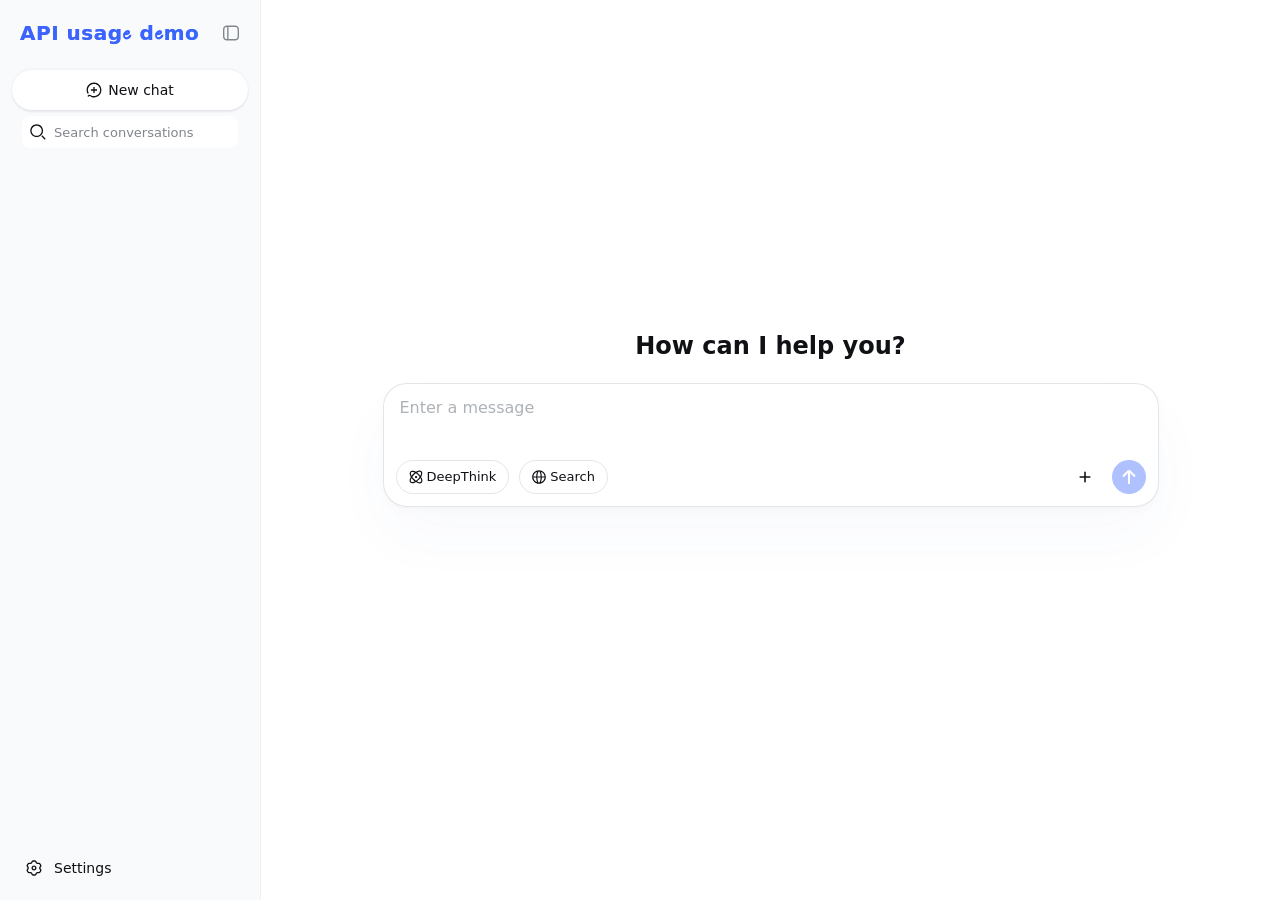
<file: client/android/app/assets/index.html>
<!doctype html><html lang="zh-CN"><head><meta charset="utf-8"><meta name="viewport" content="width=device-width,initial-scale=1"><meta name="theme-color" content="#ffffff"><link rel="icon" type="image/png" href="icon.png"><link rel="apple-touch-icon" href="icon.png"><title>SelfDeepSeek | SDS</title><meta content="0.1.1" name="application-version"><script defer src="static/js/main.cc5c7585.js"></script><link href="static/css/main.a1413ec8.css" rel="stylesheet"></head><body><div id="root"></div></body></html>
</file>
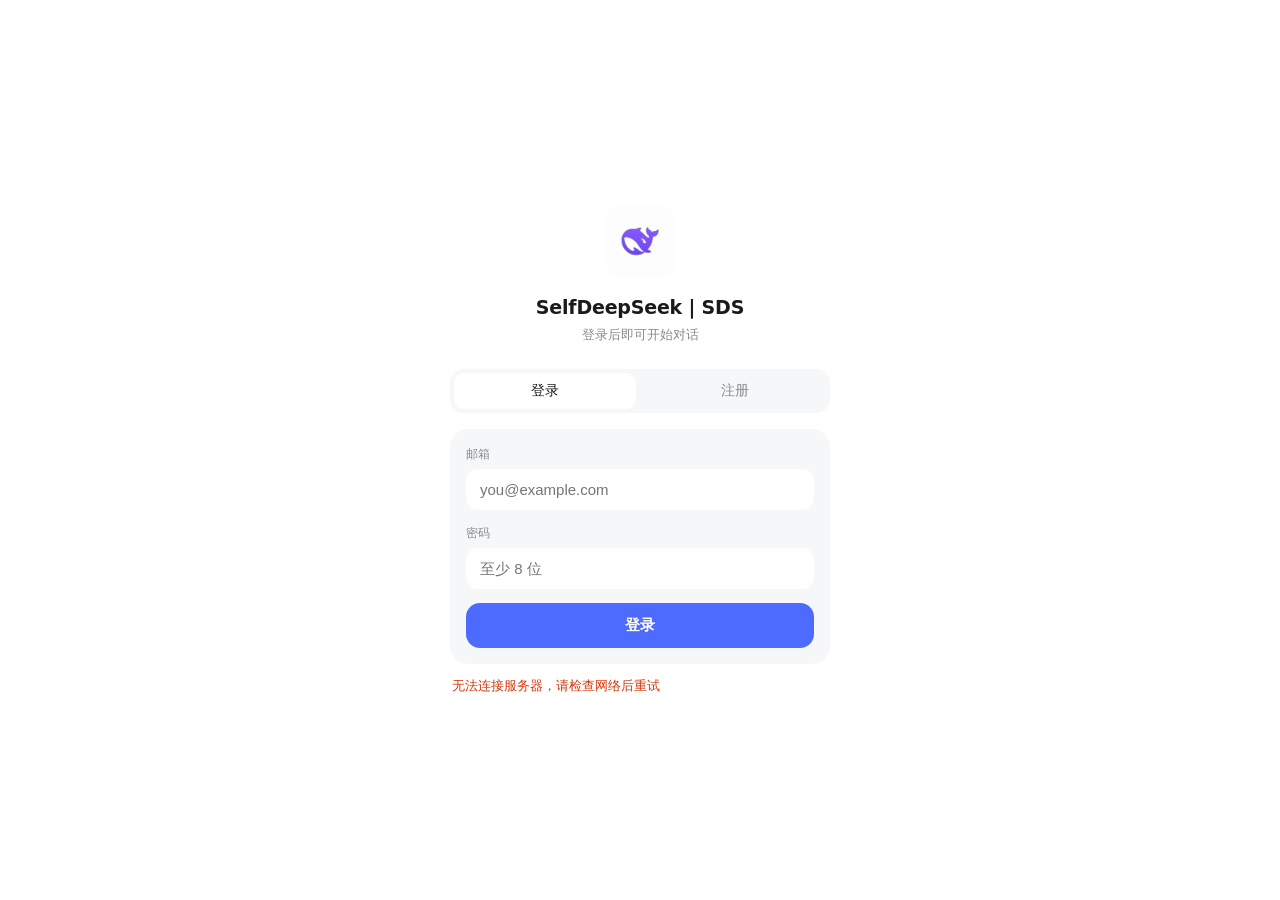
<file: client/android/app/assets/login.html>
<!doctype html>
<html lang="zh-CN">
<head>
<meta charset="utf-8">
<meta name="viewport" content="width=device-width,initial-scale=1,viewport-fit=cover">
<title>SelfDeepSeek | SDS</title>
<!-- PNG 放最前：比 ico 清晰，也避开 CDN 上 favicon.ico 的旧缓存 -->
<link rel="icon" type="image/png" sizes="32x32" href="/favicon-32x32.png">
<link rel="icon" type="image/png" sizes="16x16" href="/favicon-16x16.png">
<link rel="apple-touch-icon" sizes="180x180" href="/apple-touch-icon.png">
<link rel="icon" href="/favicon.ico">
<link rel="manifest" href="/site.webmanifest">
<meta name="theme-color" content="#4d6bfe">

<style>
  :root{
    --bg:#ffffff; --card:#f6f7f9; --text:#1a1a1a; --sub:#8a8a8e;
    --brand:#4d6bfe; --brand-weak:#eef1ff; --danger:#d4380d; --ok:#0f9d58;
  }
  @media (prefers-color-scheme: dark){
    :root{ --bg:#191a1c; --card:#232427; --text:#e9e9eb; --sub:#8a8a8e;
           --brand:#6c85ff; --brand-weak:#252a45; }
  }
  *{box-sizing:border-box}
  html,body{height:100%}
  body{
    margin:0;background:var(--bg);color:var(--text);
    font:15px/1.5 -apple-system,BlinkMacSystemFont,"PingFang SC","Noto Sans CJK SC",system-ui,sans-serif;
    display:flex;align-items:center;justify-content:center;padding:24px;
  }
  .wrap{width:100%;max-width:380px}
  .logo{display:flex;align-items:center;justify-content:center;margin:0 auto 16px}
  .logo img{width:72px;height:72px;display:block}
  h1{font-size:19px;font-weight:600;text-align:center;margin:0 0 4px;letter-spacing:-0.2px}
  .sub{color:var(--sub);text-align:center;font-size:13px;margin:0 0 24px}
  .card{background:var(--card);border-radius:18px;padding:16px}
  label{display:block;font-size:12px;color:var(--sub);margin:0 0 6px}
  input{
    width:100%;border:0;border-radius:12px;background:var(--bg);
    color:var(--text);font-size:15px;padding:12px 14px;margin:0 0 14px;
    outline:none;-webkit-appearance:none;
  }
  input:focus{box-shadow:0 0 0 2px var(--brand-weak) inset}
  .row{display:flex;gap:10px}
  .row>div{flex:1}
  button{
    width:100%;border:0;border-radius:14px;padding:13px 16px;font-size:15px;
    font-weight:600;cursor:pointer;-webkit-tap-highlight-color:transparent;
  }
  .primary{background:var(--brand);color:#fff}
  .primary:disabled{opacity:.5}
  .ghost{background:transparent;color:var(--brand);font-weight:500;font-size:13px;padding:10px}
  .msg{font-size:13px;margin:12px 2px 0;min-height:20px}
  .msg.err{color:var(--danger)}
  .msg.ok{color:var(--ok)}
  .tabs{display:flex;gap:8px;margin:0 0 16px;background:var(--card);border-radius:14px;padding:4px}
  .tabs button{background:transparent;color:var(--sub);font-weight:500;padding:9px;border-radius:11px;font-size:14px}
  .tabs button.on{background:var(--bg);color:var(--text)}
  .hide{display:none}
  .hint{color:var(--sub);font-size:12px;text-align:center;margin-top:18px;line-height:1.6}
</style>
</head>
<body>
<div class="wrap">
  <div class="logo">
    <img src="icon.png" alt="SelfDeepSeek | SDS">
  </div>
  <h1>SelfDeepSeek | SDS</h1>
  <p class="sub">登录后即可开始对话</p>

  <div class="tabs">
    <button id="tab-login" class="on">登录</button>
    <button id="tab-register">注册</button>
  </div>

  <!-- 登录 -->
  <form id="form-login" class="card">
    <label for="l-email">邮箱</label>
    <input id="l-email" type="email" inputmode="email" autocomplete="username" placeholder="you@example.com" required>
    <label for="l-pass">密码</label>
    <input id="l-pass" type="password" autocomplete="current-password" placeholder="至少 8 位" required>
    <button class="primary" type="submit">登录</button>
  </form>

  <!-- 注册 -->
  <form id="form-register" class="card hide">
    <label for="r-email">邮箱</label>
    <input id="r-email" type="email" inputmode="email" autocomplete="username" placeholder="you@example.com" required>
    <label for="r-pass">设置密码</label>
    <input id="r-pass" type="password" autocomplete="new-password" placeholder="至少 8 位" required>
    <button class="primary" id="btn-send" type="submit">发送验证码</button>
    <div id="verify-box" class="hide" style="margin-top:14px">
      <label for="r-code">邮箱验证码</label>
      <input id="r-code" type="text" inputmode="numeric" maxlength="6" placeholder="6 位数字">
      <button class="primary" id="btn-verify" type="button">验证并登录</button>
      <button class="ghost" id="btn-resend" type="button">重新发送验证码</button>
    </div>
  </form>

  <div id="msg" class="msg"></div>
</div>

<script>
(function () {
  // 部署地址：与 APK 里打包的 chat-demo 保持一致
  // 账号接口在 /auth 前缀下（对话接口在 /chat，本页不用）
  var API = 'https://api.example.com/auth';
  // 设备类型：服务端按 (用户, 设备类型) 发令牌，同类型重登会旋转掉旧令牌，
  // 所以三种壳必须各自独立：
  //   android —— 安卓壳用 127.0.0.1 本地服务加载页面
  //   harmony —— 鸿蒙壳拦截自定义 https 源 appassets.local（ArkWeb onInterceptRequest）
  //   web     —— 其余（浏览器访问 chat.example.com）
  var HOST = location.hostname;
  var DEVICE = HOST === 'appassets.local' ? 'harmony'
    : ((HOST === '127.0.0.1' || HOST === 'localhost') ? 'android' : 'web');
  var KEY = 'chat-demo:api-key';
  var $ = function (id) { return document.getElementById(id); };
  var msg = $('msg');

  function say(text, kind) {
    msg.textContent = text || '';
    msg.className = 'msg' + (kind ? ' ' + kind : '');
  }

  function post(path, body) {
    return fetch(API + path, {
      method: 'POST',
      headers: { 'Content-Type': 'application/json' },
      body: JSON.stringify(body || {})
    }).then(function (r) {
      return r.json().catch(function () { return {}; }).then(function (d) {
        if (!r.ok) throw new Error(d.error || ('HTTP ' + r.status));
        return d;
      });
    });
  }

  function store(token) {
    try { localStorage.setItem(KEY, token); } catch (e) {}
  }

  function hasToken() {
    try { return !!localStorage.getItem(KEY); } catch (e) { return false; }
  }

  // 从 TinyAuth 回调回来：login.html#token=...&email=...
  (function consumeHash() {
    var h = location.hash.replace(/^#/, '');
    if (!h) return false;
    var params = {};
    h.split('&').forEach(function (kv) {
      var i = kv.indexOf('=');
      if (i > 0) params[decodeURIComponent(kv.slice(0, i))] = decodeURIComponent(kv.slice(i + 1));
    });
    if (params.token) {
      store(params.token);
      try { history.replaceState(null, '', 'login.html'); } catch (e) {}
      location.replace('index.html');
      return true;
    }
    return false;
  })();

  // 已有令牌时先校验：服务端不认识就清掉，留在登录页
  if (hasToken()) {
    fetch(API + '/v1/auth/me', { headers: { Authorization: 'Bearer ' + localStorage.getItem(KEY) } })
      .then(function (r) {
        if (r.ok) { location.replace('index.html'); return true }
        try { localStorage.removeItem(KEY) } catch (e) {}
        say('登录已失效，请重新登录', 'err')
        return false
      })
      .catch(function () {
        say('无法连接服务器，请检查网络后重试', 'err')
      })
    return
  }


  // 切换登录 / 注册
  $('tab-login').onclick = function () {
    $('tab-login').classList.add('on'); $('tab-register').classList.remove('on');
    $('form-login').classList.remove('hide'); $('form-register').classList.add('hide');
    say('');
  };
  $('tab-register').onclick = function () {
    $('tab-register').classList.add('on'); $('tab-login').classList.remove('on');
    $('form-register').classList.remove('hide'); $('form-login').classList.add('hide');
    say('');
  };

  // 登录
  $('form-login').onsubmit = function (ev) {
    ev.preventDefault();
    var email = $('l-email').value.trim();
    var pass = $('l-pass').value;
    say('登录中…');
    post('/v1/auth/login', { email: email, password: pass, device: DEVICE }).then(function (d) {
      if (!d.token) throw new Error('服务端没有返回令牌');
      store(d.token);
      say('登录成功，正在进入…', 'ok');
      setTimeout(function () { location.replace('index.html'); }, 300);
    }).catch(function (e) { say(e.message || '登录失败', 'err'); });
  };

  // 注册：发验证码
  $('form-register').onsubmit = function (ev) {
    ev.preventDefault();
    var email = $('r-email').value.trim();
    var pass = $('r-pass').value;
    if (pass.length < 8) { say('密码至少 8 位', 'err'); return; }
    $('btn-send').disabled = true;
    say('发送中…');
    post('/v1/auth/register', { email: email, password: pass }).then(function () {
      say('验证码已发送，请查收邮箱', 'ok');
      $('verify-box').classList.remove('hide');
      $('btn-send').disabled = true;
    }).catch(function (e) {
      say(e.message || '发送失败', 'err');
      $('btn-send').disabled = false;
    });
  };

  // 校验验证码 → 拿令牌
  $('btn-verify').onclick = function () {
    var email = $('r-email').value.trim();
    var code = $('r-code').value.trim();
    if (!/^\d{6}$/.test(code)) { say('请输入 6 位验证码', 'err'); return; }
    say('验证中…');
    post('/v1/auth/verify', { email: email, code: code, device: DEVICE }).then(function (d) {
      if (!d.token) throw new Error('服务端没有返回令牌');
      store(d.token);
      say('注册成功，正在进入…', 'ok');
      setTimeout(function () { location.replace('index.html'); }, 300);
    }).catch(function (e) { say(e.message || '验证失败', 'err'); });
  };

  // 重新发送
  $('btn-resend').onclick = function () {
    var email = $('r-email').value.trim();
    say('发送中…');
    post('/v1/auth/code', { email: email }).then(function () {
      say('验证码已重新发送', 'ok');
    }).catch(function (e) { say(e.message || '发送失败', 'err'); });
  };
})();
</script>
</body>
</html>
</file>
<file: client/android/app/assets/static/css/main.a1413ec8.css>
.trigger-_94788{display:contents}.tooltip-_94788{z-index:2000;box-sizing:border-box;background-color:var(--dsw-alias-tooltip-bg);max-width:calc(100vw - 28px);color:var(--dsw-static-neutral-bluish-00);pointer-events:none;border-radius:10px;padding:4px 8px;font-size:12px;line-height:1.5;position:fixed}[data-ds-dark-theme] .tooltip-_94788{color:var(--dsw-alias-label-primary);box-shadow:0 6px 16px rgba(0,0,0,.08),0 3px 6px -4px rgba(0,0,0,.12),0 9px 28px 8px rgba(0,0,0,.05)}.button-_7c3cd{cursor:pointer;transition:background-color var(--ds-transition-duration) var(--ds-ease-in-out);background-color:transparent;border:none;border-radius:50%;outline:none;flex-shrink:0;justify-content:center;align-items:center;padding:0;font-size:16px;display:inline-flex}.button-_7c3cd:active:not(:disabled){background-color:var(--dsw-alias-interactive-bg-hover)}@media (hover:hover){.button-_7c3cd:hover:not(:disabled){background-color:var(--dsw-alias-interactive-bg-hover)}}.button-_7c3cd:focus-visible{box-shadow:0 0 0 2px var(--dsw-alias-button-primary-fill)}.button-_7c3cd:disabled{cursor:not-allowed;color:var(--dsw-alias-label-caption)}.xs-_7c3cd{width:var(--ds-control-height-xs);height:var(--ds-control-height-xs)}.m-_7c3cd{width:34px;height:34px}.xl-_7c3cd{width:var(--ds-control-height-xl);height:var(--ds-control-height-xl)}.tertiary-_7c3cd{color:var(--dsw-alias-label-tertiary)}.primary-_7c3cd{color:var(--dsw-alias-label-primary)}.logo-cc04e9{background-color:var(--dsw-alias-markdown-citation);border-radius:50%;display:inline-flex;overflow:hidden}.img-cc04e9{object-fit:cover;width:100%;height:100%}.placeholder-cc04e9{background-color:var(--dsw-alias-markdown-citation);justify-content:center;align-items:center;width:100%;height:100%;display:flex}.fallback-cc04e9{color:var(--dsw-alias-label-tertiary)}.fallback-cc04e9 svg{width:70%;height:70%}.group-cc04e9{-webkit-user-select:none;-moz-user-select:none;-ms-user-select:none;user-select:none;margin-left:6px;display:inline-flex}.thumbnail-cc04e9{width:16px;height:16px;box-shadow:0 0 0 1px var(--search-row-site-logo-color,var(--dsw-alias-bg-base)), 0 0 0 1px var(--dsw-alias-bg-base);flex-shrink:0;margin-left:-4px;transition:box-shadow .2s}.thumbnail-cc04e9:first-of-type{margin-left:0}.anchor-a38882{text-decoration:none}.card-a38882{cursor:pointer;flex-direction:column;display:flex}.meta-a38882{padding-top:var(--search-view-card-meta-padding-top,0);font:var(--search-view-card-meta-font,500 12px/17px var(--dsw-font-family));align-items:center;gap:6px;display:flex}.siteIcon-a38882{flex-shrink:0;width:18px;height:18px}.siteName-a38882{text-overflow:ellipsis;white-space:nowrap;color:var(--search-view-card-secondary-color,var(--dsw-alias-label-secondary));overflow:hidden}.divider-a38882{background-color:var(--dsw-alias-border-l3);width:1px;height:12px;margin:0 3px}.date-a38882{color:var(--search-view-card-secondary-color,var(--dsw-alias-label-secondary));flex-shrink:0;font-weight:400}.title-a38882{font:var(--search-view-card-title-font,500 16px/25px var(--dsw-font-family));color:var(--dsw-alias-label-primary);line-clamp:2;-webkit-line-clamp:2;-webkit-box-orient:vertical;margin-top:6px;display:-webkit-box;overflow:hidden}.snippet-a38882{color:var(--search-view-card-secondary-color,var(--dsw-alias-label-secondary));line-clamp:2;-webkit-line-clamp:2;-webkit-box-orient:vertical;margin-top:6px;font-size:13px;line-height:20px;display:-webkit-box;overflow:hidden}.panel-_5cf57{box-sizing:border-box;border-left:1px solid var(--dsw-alias-border-l2);width:calc(50vw - 4rem);max-width:390px;height:100%;color:var(--dsw-alias-label-primary);background:var(--dsw-alias-bg-base);flex-direction:column;flex-shrink:0;display:flex}.header-_5cf57{box-sizing:border-box;border-bottom:1px solid var(--dsw-alias-border-l2);flex-shrink:0;align-items:center;height:60px;padding:0 14px 0 20px;display:flex}.title-_5cf57{text-overflow:ellipsis;white-space:nowrap;flex:1;font-size:14px;font-weight:500;line-height:22px;overflow:hidden}.content-_5cf57{--search-view-card-meta-font:var(--dsw-font-xs-13);--search-view-card-meta-padding-top:2px;--search-view-card-secondary-color:var(--dsw-alias-label-tertiary);--search-view-card-title-font:500 14px/22px var(--dsw-font-family);scrollbar-color:var(--scroll-color) transparent;flex:1;min-height:0;padding:8px;overflow-y:auto}.item-_5cf57{transition:background-color var(--ds-transition-duration) var(--ds-ease-in-out);border-radius:12px;margin-bottom:6px;padding:12px}.item-_5cf57:hover{background:var(--dsw-alias-interactive-bg-hover)}@media not all and (min-width:768px){.panel-_5cf57{z-index:700;border-left:none;width:auto;max-width:none;position:fixed;top:0;bottom:0;left:0;right:0}}.mask-_4f2ab{z-index:1000;cursor:copy;pointer-events:none;-webkit-backdrop-filter:blur(10px);backdrop-filter:blur(10px);background-color:rgba(255,255,255,.7);justify-content:center;align-items:center;display:flex;position:fixed;top:0;bottom:0;left:0;right:0}[data-ds-dark-theme] .mask-_4f2ab{background-color:rgba(39,39,48,.7)}.wrap-_4f2ab{box-sizing:border-box;width:100%;color:var(--dsw-alias-label-primary);text-align:center;flex-direction:column;align-items:center;margin-top:-3%;padding:0 40px;display:flex}.title-_4f2ab{margin-top:16px;font-size:20px;line-height:28px}.desc-_4f2ab{color:var(--dsw-alias-label-tertiary);margin-top:16px;font-size:14px;line-height:22px}.card-_282ec{box-sizing:border-box;border:1px solid var(--dsw-alias-border-l2);background-color:var(--dsw-specific-input-major);cursor:default;border-radius:16px;flex-shrink:0;align-items:center;width:240px;min-height:64px;padding:0 12px 0 14px;transition:background-color .2s ease-in-out;display:flex;position:relative}.card-_282ec>a{position:absolute;top:0;bottom:0;left:0;right:0}.card-_282ec:hover .remove-_282ec{opacity:1}.clickable-_282ec{cursor:pointer}.clickable-_282ec:hover{background-color:var(--dsw-alias-interactive-bg-hover)}.editable-_282ec{padding-right:24px}.failed-_282ec{border-color:var(--dsw-alias-state-error-primary)}.failed-_282ec .subCaption-_282ec{color:var(--dsw-alias-state-error-primary)}.icon-_282ec{width:28px;height:28px;color:var(--dsw-alias-label-tertiary);flex-shrink:0;justify-content:center;align-items:center;margin-right:10px;display:flex}.retry-_282ec svg{width:18px;height:18px;color:var(--dsw-alias-label-secondary)}.spinner-_282ec{box-sizing:border-box;border:2px solid var(--dsw-alias-border-l2);border-top-color:var(--dsw-alias-label-tertiary);border-radius:50%;width:16px;height:16px;animation:.8s linear infinite spin-_282ec}@keyframes spin-_282ec{to{transform:rotate(360deg)}}.content-_282ec{-webkit-user-select:none;-moz-user-select:none;-ms-user-select:none;user-select:none;flex:1;min-width:0;padding:10px 0}.caption-_282ec{white-space:nowrap;text-overflow:ellipsis;color:var(--dsw-alias-label-primary);font-size:14px;font-weight:400;line-height:22px;overflow:hidden}.subCaption-_282ec{white-space:nowrap;text-overflow:ellipsis;color:var(--dsw-alias-label-tertiary);font-size:12px;line-height:18px;overflow:hidden}.remove-_282ec{width:18px;height:18px;color:var(--dsw-alias-label-primary-inverted);background-color:var(--dsw-alias-button-contrast-fill);cursor:pointer;opacity:0;border:none;border-radius:50%;justify-content:center;align-items:center;padding:0;transition:opacity .2s ease-in-out;display:flex;position:absolute;top:4px;right:4px}.invalidRemove-_282ec{opacity:1;color:var(--dsw-alias-label-primary-foreground);background-color:var(--dsw-alias-state-error-primary)}.wrapper-ed6f47{--line-height:24px;--input-padding-top:12px;box-sizing:border-box;cursor:text;width:100%;font-size:16px;line-height:var(--line-height);border:1px solid var(--dsw-alias-border-l2-darkmode-thin);background:var(--dsw-specific-input-major);border-radius:24px;flex-direction:column;display:flex;overflow:hidden}.session-ed6f47{box-shadow:0 4px 10px rgba(0,0,0,.02),0 2px 4px rgba(0,0,0,.04)}.home-ed6f47{box-shadow:0 4px 12px rgba(0,0,0,.02),0 2px 2px rgba(72,104,178,.01),0 30px 60px rgba(72,104,178,.03)}[data-ds-dark-theme] .home-ed6f47{box-shadow:none}.attachments-ed6f47{cursor:default;align-items:flex-end;gap:10px;padding:12px 12px 0;display:flex;overflow-x:auto}.attachment-ed6f47{box-sizing:border-box;border:1px solid var(--dsw-alias-border-l2);background-color:var(--dsw-alias-bg-skeleton);border-radius:16px;flex-shrink:0;width:64px;height:64px;position:relative;overflow:hidden}.attachment-ed6f47 img{object-fit:cover;width:100%;height:100%;display:block}.attachment-ed6f47:hover .remove-ed6f47{opacity:1}.uploading-ed6f47{background-color:rgba(0,0,0,.3);position:absolute;top:0;bottom:0;left:0;right:0}.uploading-ed6f47:after{content:"";border:2px solid rgba(255,255,255,.4);border-top-color:#fff;border-radius:50%;width:16px;height:16px;margin:-10px 0 0 -10px;animation:.8s linear infinite spin-ed6f47;position:absolute;top:50%;left:50%}@keyframes spin-ed6f47{to{transform:rotate(360deg)}}.attachmentFailed-ed6f47{border-color:var(--dsw-alias-state-error-primary)}.failed-ed6f47{cursor:pointer;color:var(--dsw-static-neutral-bluish-00);background-color:rgba(0,0,0,.48);border:none;flex-direction:column;justify-content:center;align-items:center;padding:0 3px;display:flex;position:absolute;top:0;bottom:0;left:0;right:0}.failed-ed6f47 svg{width:18px;height:18px}.failedStatic-ed6f47{cursor:default;background-color:rgba(0,0,0,.24);justify-content:flex-end;padding-bottom:7px}.failedReason-ed6f47{text-align:center;word-break:break-word;-webkit-line-clamp:2;-webkit-box-orient:vertical;max-width:100%;margin-top:2px;font-size:11px;font-weight:500;line-height:14px;display:-webkit-box;overflow:hidden}.remove-ed6f47{z-index:1;width:18px;height:18px;color:var(--dsw-alias-label-primary-inverted);background-color:var(--dsw-alias-button-contrast-fill);-webkit-filter:drop-shadow(0 0 .5px rgba(0,0,0,.2));filter:drop-shadow(0 0 .5px rgba(0,0,0,.2));cursor:pointer;opacity:0;transition:opacity var(--ds-transition-duration) var(--ds-ease-in-out);border:none;border-radius:50%;justify-content:center;align-items:center;padding:0;display:flex;position:absolute;top:4px;right:4px}.invalidRemove-ed6f47{opacity:1;color:var(--dsw-alias-label-primary-foreground);background-color:var(--dsw-alias-state-error-primary)}.textareaWrapper-ed6f47{width:100%;position:relative}.textarea-ed6f47,.mirror-ed6f47{box-sizing:border-box;width:100%;min-height:calc(var(--line-height) * 2 + var(--input-padding-top));padding:var(--input-padding-top) 12px 0 16px;font:inherit;line-height:inherit;font-variant-ligatures:no-contextual;word-break:break-word;white-space:pre-wrap;border:none;margin:0;display:block;overflow:auto}.textarea-ed6f47{resize:none;overscroll-behavior:contain;height:100%;color:var(--dsw-alias-label-primary);caret-color:var(--dsw-alias-brand-text);background-color:transparent;outline:none;position:absolute}.textarea-ed6f47::-webkit-input-placeholder{color:var(--dsw-alias-label-caption);-webkit-user-select:none;-moz-user-select:none;-ms-user-select:none;user-select:none}.textarea-ed6f47::-ms-input-placeholder{color:var(--dsw-alias-label-caption);-webkit-user-select:none;-moz-user-select:none;-ms-user-select:none;user-select:none}.textarea-ed6f47::placeholder{color:var(--dsw-alias-label-caption);-webkit-user-select:none;-moz-user-select:none;-ms-user-select:none;user-select:none}@media not all and (min-width:440px){.textarea-ed6f47,.mirror-ed6f47{min-height:calc(var(--line-height) * 1.25 + var(--input-padding-top))}}.mirror-ed6f47{visibility:hidden;pointer-events:none;max-height:336px}@media not all and (min-width:768px){.wrapper-ed6f47{max-height:calc(var(--app-viewport-height,100dvh) - 120px);flex-shrink:0}.textareaWrapper-ed6f47{min-height:0}.attachments-ed6f47,.functionRow-ed6f47{flex-shrink:0}}.functionRow-ed6f47{align-items:center;gap:8px;margin-top:4px;padding:12px;display:flex}.toggles-ed6f47{flex:1;align-items:center;gap:10px;min-width:0;display:flex}.collapsedToggles-ed6f47 .toggleLabel-ed6f47{display:none}.toggle-ed6f47{border:1px solid var(--dsw-alias-border-l2);height:34px;color:var(--dsw-alias-label-primary);font:inherit;white-space:nowrap;cursor:pointer;-webkit-user-select:none;-moz-user-select:none;-ms-user-select:none;user-select:none;background-color:transparent;border-radius:18px;flex-shrink:0;justify-content:center;align-items:center;gap:4px;padding:0 12px;font-size:13px;font-weight:500;line-height:20px;transition-property:border,background;transition-duration:.2s;display:inline-flex}.toggle-ed6f47:hover:not(:disabled){background-color:var(--dsw-alias-interactive-bg-hover)}.toggle-ed6f47:disabled{opacity:.4;cursor:not-allowed}.toggle-ed6f47.selected-ed6f47{background-color:var(--dsw-alias-button-ghost-active-fill);color:var(--dsw-alias-brand-text);border-color:var(--dsw-alias-button-ghost-active-border)}.toggle-ed6f47.selected-ed6f47:hover{background-color:var(--dsw-alias-button-ghost-active-hover)}.right-ed6f47{flex-shrink:0;align-items:center;gap:4px;margin-left:auto;display:flex}.sendButton-ed6f47{background:var(--dsw-alias-button-primary-fill);width:34px;height:34px;color:var(--dsw-static-neutral-bluish-00);cursor:pointer;border:none;border-radius:50%;flex-shrink:0;justify-content:center;align-items:center;margin-left:6px;padding:0;transition:background .2s;display:flex}.sendButton-ed6f47:not(.disabled-ed6f47):hover{background:var(--dsw-alias-button-primary-hover)}.sendButton-ed6f47.disabled-ed6f47{opacity:.4;cursor:not-allowed}.progressRing-ed6f47{background-color:rgba(0,0,0,.35);align-items:center;justify-items:center;display:grid;position:absolute;top:0;bottom:0;left:0;right:0}.progressRing-ed6f47:before{content:"";background:conic-gradient(#fff calc(var(--p,0) * 1%), rgba(255,255,255,.3) calc(var(--p,0) * 1%));border-radius:50%;width:30px;height:30px;position:absolute;-webkit-mask:radial-gradient(farthest-side,transparent calc(100% - 3px),#000 calc(100% - 2px));mask:radial-gradient(farthest-side,transparent calc(100% - 3px),#000 calc(100% - 2px))}.progressText-ed6f47{color:#fff;font-size:9px;font-weight:600;line-height:1;position:relative}.button-_074b8{box-sizing:border-box;min-width:72px;font:inherit;cursor:pointer;white-space:nowrap;-webkit-user-select:none;-moz-user-select:none;-ms-user-select:none;user-select:none;transition:background-color var(--ds-transition-duration) var(--ds-ease-in-out), opacity var(--ds-transition-duration) var(--ds-ease-in-out);border:1px solid transparent;border-radius:4096px;outline:none;justify-content:center;align-items:center;padding:0 14px;font-size:14px;font-weight:500;line-height:22px;display:inline-flex}.button-_074b8:focus-visible{box-shadow:0 0 0 2px var(--dsw-alias-button-primary-fill)}.button-_074b8:disabled{opacity:.45;cursor:not-allowed}.l-_074b8{height:var(--ds-control-height-l)}.m-_074b8{height:var(--ds-control-height-m);gap:4px}.m-_074b8 svg{width:14px;height:14px}.s-_074b8{height:var(--ds-control-height-s);min-width:58px}.block-_074b8{width:100%}.primary-_074b8{color:var(--dsw-alias-label-primary-foreground);background-color:var(--dsw-alias-button-primary-fill)}.primary-_074b8:hover:not(:disabled){background-color:var(--dsw-alias-button-primary-hover)}.outlined-_074b8{color:var(--dsw-alias-label-primary);border-color:var(--dsw-alias-border-l2);background-color:transparent;font-weight:400}.outlined-_074b8:hover:not(:disabled){background-color:var(--dsw-alias-interactive-bg-hover)}.danger-_074b8{color:var(--dsw-static-neutral-bluish-00);background-color:var(--dsw-alias-state-error-primary)}.danger-_074b8:hover:not(:disabled){background-color:var(--dsw-alias-state-error-secondary)}.dangerOutlined-_074b8{color:var(--dsw-alias-state-error-primary);border-color:var(--dsw-alias-state-error-primary);background-color:transparent;font-weight:400}.dangerOutlined-_074b8:hover:not(:disabled){background-color:var(--dsw-alias-interactive-bg-hover-danger)}.dangerOutlined-_074b8:focus-visible{box-shadow:0 0 0 2px var(--dsw-alias-state-error-primary)}.card-bab5a2{z-index:950;box-sizing:border-box;border:1px solid var(--dsw-alias-border-inverted);background:var(--dsw-specific-menu);max-width:355px;box-shadow:var(--dsw-shadow-lv3);border-radius:12px;padding:16px;position:fixed}.container-_094a5{justify-content:space-between;align-items:center;width:100%;padding:6px;display:flex}.name-_094a5{color:var(--dsw-alias-label-primary);font-family:var(--ds-font-family-code);margin-left:8px;font-size:12px;line-height:18px}.button-_094a5{height:28px;color:var(--dsw-alias-label-secondary);font:inherit;cursor:pointer;-webkit-user-select:none;-moz-user-select:none;-ms-user-select:none;user-select:none;background:0 0;border:none;border-radius:8px;align-items:center;gap:3px;padding:0 10px;font-size:13px;line-height:20px;display:inline-flex}.button-_094a5:active{background-color:var(--dsw-alias-interactive-bg-hover)}@media (hover:hover){.button-_094a5:hover{background-color:var(--dsw-alias-interactive-bg-hover)}}.button-_094a5 svg{width:14px;height:14px}.ds-markdown{font:var(--dsw-font-markdown-base);color:var(--dsw-alias-label-primary)}.ds-markdown strong{font-weight:600}.ds-markdown img{max-width:100%}.ds-markdown h1{font:var(--dsw-font-markdown-h1)}.ds-markdown h2{font:var(--dsw-font-markdown-h2)}.ds-markdown h3{font:var(--dsw-font-markdown-h3)}.ds-markdown h4{font:var(--dsw-font-markdown-h4)}.ds-markdown h5,.ds-markdown h6{font:var(--dsw-font-markdown-base-strong)}.ds-markdown h1 strong,.ds-markdown h2 strong,.ds-markdown h3 strong,.ds-markdown h4 strong,.ds-markdown h5 strong,.ds-markdown h6 strong{font-weight:inherit}.ds-markdown h1,.ds-markdown h2,.ds-markdown h3{margin:32px 0 16px}.ds-markdown h4,.ds-markdown h5,.ds-markdown h6,.ds-markdown .ds-markdown-paragraph{margin:16px 0}.ds-markdown h4+ul,.ds-markdown h5+ul,.ds-markdown h6+ul,.ds-markdown h4+ol,.ds-markdown h5+ol,.ds-markdown h6+ol{margin-top:8px}:is(.ds-markdown h4:has(+ul),.ds-markdown h5:has(+ul),.ds-markdown h6:has(+ul),.ds-markdown h4:has(+ol),.ds-markdown h5:has(+ol),.ds-markdown h6:has(+ol)){margin-bottom:8px}.ds-markdown a:not(.ds-a){color:var(--dsw-alias-brand-text);transition:box-shadow var(--ds-transition-duration) var(--ds-ease-in-out);border:2px solid rgba(255,255,255,0);border-width:2px 3px;margin-left:-3px;margin-right:-3px;text-decoration:none;position:relative}.ds-markdown a:not(.ds-a):hover,.ds-markdown a:not(.ds-a) :focus{-webkit-text-decoration:underline var(--dsw-alias-brand-text);-webkit-text-decoration:underline var(--dsw-alias-brand-text);text-decoration:underline var(--dsw-alias-brand-text);outline:none}.ds-markdown a:not(.ds-a):focus-visible{box-shadow:0 0 0 2px var(--dsw-alias-brand-text)}.ds-markdown li>ul,.ds-markdown li>ol{margin-top:4px}.ds-markdown ul,.ds-markdown ol{margin:16px 0;padding-left:18px}.ds-markdown li:not(:first-child){margin-top:6px}.ds-markdown li::marker{color:var(--dsw-alias-label-secondary);line-height:28px}.ds-markdown ul>.ds-markdown-task-list-item{list-style:none}.ds-markdown ul>.ds-markdown-task-list-item>.ds-markdown-task-checkbox{margin-left:-18px}.ds-markdown .ds-markdown-task-list-item>.ds-markdown-task-checkbox{color:var(--dsw-alias-label-secondary)}.ds-markdown .ds-markdown-task-list-item>.ds-markdown-task-checkbox+.ds-markdown-paragraph{display:inline}.ds-markdown ul ol,.ds-markdown ol ol{padding-left:0;list-style-position:inside}:is(.ds-markdown ul ol,.ds-markdown ol ol) li p{display:inline}.ds-markdown hr{background:var(--dsw-alias-border-l2);border:none;height:1px;margin:32px 0;display:block}.ds-markdown blockquote{border-left:2px solid var(--dsw-alias-label-caption);margin:16px 0 0;padding-left:14px}.ds-markdown table{border-collapse:collapse;width:-webkit-max-content;width:-moz-max-content;width:max-content;max-width:-webkit-max-content;max-width:-moz-max-content;max-width:max-content}.ds-markdown th{border-bottom:1px solid var(--dsw-alias-border-l3);font:var(--dsw-font-markdown-table-head);border-top:none;min-width:100px;max-width:min(30vw,320px);padding:10px 16px}.ds-markdown th:not(:-webkit-any(:lang(ae),:lang(ar),:lang(arc),:lang(bcc),:lang(bqi),:lang(ckb),:lang(dv),:lang(fa),:lang(glk),:lang(he),:lang(ku),:lang(mzn),:lang(nqo),:lang(pnb),:lang(ps),:lang(sd),:lang(ug),:lang(ur),:lang(yi))){text-align:left}.ds-markdown th:not(:-moz-any(:lang(ae),:lang(ar),:lang(arc),:lang(bcc),:lang(bqi),:lang(ckb),:lang(dv),:lang(fa),:lang(glk),:lang(he),:lang(ku),:lang(mzn),:lang(nqo),:lang(pnb),:lang(ps),:lang(sd),:lang(ug),:lang(ur),:lang(yi))){text-align:left}.ds-markdown th:not(:is(:lang(ae),:lang(ar),:lang(arc),:lang(bcc),:lang(bqi),:lang(ckb),:lang(dv),:lang(fa),:lang(glk),:lang(he),:lang(ku),:lang(mzn),:lang(nqo),:lang(pnb),:lang(ps),:lang(sd),:lang(ug),:lang(ur),:lang(yi))){text-align:left}.ds-markdown th:-webkit-any(:lang(ae),:lang(ar),:lang(arc),:lang(bcc),:lang(bqi),:lang(ckb),:lang(dv),:lang(fa),:lang(glk),:lang(he),:lang(ku),:lang(mzn),:lang(nqo),:lang(pnb),:lang(ps),:lang(sd),:lang(ug),:lang(ur),:lang(yi)){text-align:right}.ds-markdown th:-moz-any(:lang(ae),:lang(ar),:lang(arc),:lang(bcc),:lang(bqi),:lang(ckb),:lang(dv),:lang(fa),:lang(glk),:lang(he),:lang(ku),:lang(mzn),:lang(nqo),:lang(pnb),:lang(ps),:lang(sd),:lang(ug),:lang(ur),:lang(yi)){text-align:right}.ds-markdown th:is(:lang(ae),:lang(ar),:lang(arc),:lang(bcc),:lang(bqi),:lang(ckb),:lang(dv),:lang(fa),:lang(glk),:lang(he),:lang(ku),:lang(mzn),:lang(nqo),:lang(pnb),:lang(ps),:lang(sd),:lang(ug),:lang(ur),:lang(yi)){text-align:right}.ds-markdown th:first-child{padding-left:0}.ds-markdown td{border-bottom:1px solid var(--dsw-alias-border-l2);font:var(--dsw-font-markdown-table);min-width:100px;max-width:min(30vw,320px);padding:10px 16px}.ds-markdown td:first-child{padding-left:0}.ds-markdown td:last-child{padding-right:0}.ds-markdown pre{font-family:var(--ds-font-family-code);margin:16px 0;overflow:auto}.ds-markdown code{box-sizing:border-box;font:var(--dsw-font-markdown-code);font-family:var(--ds-font-family-code);background-color:var(--dsw-alias-markdown-inline-code);border-radius:6px;align-items:center;padding:0 5px;display:inline-flex;font-size:.875em!important}:is(.ds-markdown h1,.ds-markdown h2,.ds-markdown h3,.ds-markdown h4,.ds-markdown h5,.ds-markdown h6) code{font:inherit;font-family:var(--ds-font-family-code)}.ds-markdown table code{font-size:13px}.ds-markdown-math.katex-display{text-align:center;max-width:100%;padding:4px;display:block;overflow-x:auto;overflow-y:hidden}.ds-markdown>* .ds-markdown-math{margin:16px 0}.ds-markdown>* .ds-markdown-math:first-child{margin-top:0}.ds-markdown>* .ds-markdown-math:last-child{margin-bottom:0}.ds-markdown li>.ds-markdown-paragraph{margin:8px 0}.ds-markdown li>:first-child{margin-top:0}.ds-markdown li>:last-child:not(.md-code-block){margin-bottom:0}.ds-markdown .ds-markdown-paragraph:first-child{margin-top:0!important}.ds-markdown .ds-markdown-paragraph:last-child{margin-bottom:0!important}.ds-markdown>:first-child{margin-top:0!important}.ds-markdown>:last-child{margin-bottom:0!important}.ds-markdown-html{font-family:var(--ds-font-family-code)}.ds-markdown-cite{font-variant:tabular-nums;min-width:14px;height:14px;box-shadow:inset 0 0 0 .5px var(--dsw-alias-border-l1);box-sizing:border-box;-webkit-user-select:none;-moz-user-select:none;-ms-user-select:none;user-select:none;white-space:nowrap;background:var(--dsw-alias-markdown-placeholder);font:500 9px/14px var(--ds-font-family-code);color:var(--dsw-alias-label-tertiary);cursor:pointer;border-radius:6px 6px 6px 0;flex-shrink:0;justify-content:center;align-items:center;margin:0 2px;padding:0 4px;display:inline-flex;position:relative;top:-5px}.ds-markdown-cite+.ds-markdown-cite{margin-left:0}.ds-markdown-cite:hover{background:var(--dsw-alias-markdown-citation)}.ds-markdown .md-code-block{margin:16px 0}.md-code-block{--dsl-code-block-banner-background-color:var(--dsw-alias-markdown-code-block-banner);--dsl-code-block-border-radius:12px;--dsl-code-block-banner-font:var(--dsw-font-xs-13);--dsl-code-block-content-font:var(--dsw-font-markdown-code-block);color:var(--dsw-alias-label-primary);background:var(--dsw-alias-markdown-code-block);border-radius:var(--dsl-code-block-border-radius)}.md-code-block:not(:last-child){margin-bottom:11px}.md-code-block-banner{background:var(--dsl-code-block-banner-background-color);font:var(--dsl-code-block-banner-font);border-top-left-radius:var(--dsl-code-block-border-radius);border-top-right-radius:var(--dsl-code-block-border-radius);justify-content:space-between;display:flex}.md-code-block>pre{font:var(--dsl-code-block-content-font);white-space:pre-wrap;word-break:break-all;padding:16px;margin:0!important}.markdown-table-wrapper{overflow-x:auto}.md-code-block-switch{gap:4px;display:flex}.md-code-block-switch [aria-pressed=true]{background:var(--dsw-alias-markdown-code-block);color:var(--dsw-alias-label-primary)}.md-mermaid-diagram{text-align:center;padding:16px;overflow:auto}.md-mermaid-diagram>svg{max-width:100%;height:auto;margin:0 auto;display:block}.md-mermaid-status{min-height:160px;color:var(--dsw-alias-label-secondary);justify-content:center;align-items:center;padding:16px;font-size:14px;display:flex}body.dark .md-code-block .token.comment,body.dark .md-code-block .token.prolog,body.dark .md-code-block .token.doctype,body.dark .md-code-block .token.cdata{color:#8da1b9}body.dark .md-code-block .token.punctuation{color:#e3eaf2}body.dark .md-code-block .token.delimiter.important,body.dark .md-code-block .token.selector .parent,body.dark .md-code-block .token.tag,body.dark .md-code-block .token.tag .token.punctuation{color:#6cc}body.dark .md-code-block .token.attr-name,body.dark .md-code-block .token.boolean,body.dark .md-code-block .token.boolean.important,body.dark .md-code-block .token.number,body.dark .md-code-block .token.constant,body.dark .md-code-block .token.selector .token.attribute{color:#e6d37a}body.dark .md-code-block .token.class-name,body.dark .md-code-block .token.key,body.dark .md-code-block .token.parameter,body.dark .md-code-block .token.property,body.dark .md-code-block .token.property-access,body.dark .md-code-block .token.variable{color:#6cb8e6}body.dark .md-code-block .token.attr-value,body.dark .md-code-block .token.inserted,body.dark .md-code-block .token.color,body.dark .md-code-block .token.selector .token.value,body.dark .md-code-block .token.string,body.dark .md-code-block .token.string .token.url-link{color:#91d076}body.dark .md-code-block .token.builtin,body.dark .md-code-block .token.keyword-array,body.dark .md-code-block .token.package,body.dark .md-code-block .token.regex{color:#f4adf4}body.dark .md-code-block .token.function,body.dark .md-code-block .token.selector .token.class,body.dark .md-code-block .token.selector .token.id{color:#c699e3}body.dark .md-code-block .token.atrule .token.rule,body.dark .md-code-block .token.combinator,body.dark .md-code-block .token.keyword,body.dark .md-code-block .token.operator,body.dark .md-code-block .token.pseudo-class,body.dark .md-code-block .token.pseudo-element,body.dark .md-code-block .token.selector,body.dark .md-code-block .token.unit{color:#e9ae7e}body.dark .md-code-block .token.deleted,body.dark .md-code-block .token.important{color:#cd6660}body.dark .md-code-block .token.keyword-this,body.dark .md-code-block .token.this{color:#6cb8e6}body.dark .md-code-block .token.important,body.dark .md-code-block .token.keyword-this,body.dark .md-code-block .token.this,body.dark .md-code-block .token.bold{font-weight:700}body.dark .md-code-block .token.delimiter.important{font-weight:inherit}body.dark .md-code-block .token.italic{font-style:italic}body.dark .md-code-block .token.entity{cursor:help}body.dark .md-code-block .language-markdown .token.title,body.dark .md-code-block .language-markdown .token.title .token.punctuation{color:#6cb8e6;font-weight:700}body.dark .md-code-block .language-markdown .token.blockquote.punctuation{color:#f4adf4}body.dark .md-code-block .language-markdown .token.code{color:#6cc}body.dark .md-code-block .language-markdown .token.hr.punctuation{color:#6cb8e6}body.dark .md-code-block .language-markdown .token.url .token.content{color:#91d076}body.dark .md-code-block .language-markdown .token.url-link{color:#e6d37a}body.dark .md-code-block .language-markdown .token.list.punctuation{color:#f4adf4}body.dark .md-code-block .language-markdown .token.table-header,body.dark .md-code-block .language-json .token.operator{color:#e3eaf2}body.dark .md-code-block .language-scss .token.variable{color:#6cc}body.dark .md-code-block .token.token.tab:not(:empty):before,body.dark .md-code-block .token.token.cr:before,body.dark .md-code-block .token.token.lf:before,body.dark .md-code-block .token.token.space:before{color:#8da1b9}body.dark .md-code-block div.code-toolbar>.toolbar.toolbar>.toolbar-item>a,body.dark .md-code-block div.code-toolbar>.toolbar.toolbar>.toolbar-item>button{color:#111b27;background:#6cb8e6}body.dark .md-code-block div.code-toolbar>.toolbar.toolbar>.toolbar-item>a:hover,body.dark .md-code-block div.code-toolbar>.toolbar.toolbar>.toolbar-item>a:focus,body.dark .md-code-block div.code-toolbar>.toolbar.toolbar>.toolbar-item>button:hover,body.dark .md-code-block div.code-toolbar>.toolbar.toolbar>.toolbar-item>button:focus{color:#111b27;background:rgba(108,184,230,.855);text-decoration:none}body.dark .md-code-block div.code-toolbar>.toolbar.toolbar>.toolbar-item>span,body.dark .md-code-block div.code-toolbar>.toolbar.toolbar>.toolbar-item>span:hover,body.dark .md-code-block div.code-toolbar>.toolbar.toolbar>.toolbar-item>span:focus{color:#111b27;background:#8da1b9}body.dark .md-code-block .line-highlight.line-highlight{background:linear-gradient(90deg,rgba(60,82,109,.373) 70%,rgba(60,82,109,.333))}body.dark .md-code-block .line-highlight.line-highlight:before,body.dark .md-code-block .line-highlight.line-highlight[data-end]:after{color:#111b27;background-color:#8da1b9;box-shadow:0 1px #3c526d}body.dark .md-code-block pre[id].linkable-line-numbers.linkable-line-numbers span.line-numbers-rows>span:hover:before{background-color:rgba(141,161,185,.094)}body.dark .md-code-block .line-numbers.line-numbers .line-numbers-rows{background:rgba(11,18,27,.48);border-right:1px solid #0b121b}body.dark .md-code-block .line-numbers .line-numbers-rows>span:before{color:rgba(141,161,185,.855)}body.dark .md-code-block .rainbow-braces .token.token.punctuation.brace-level-1,body.dark .md-code-block .rainbow-braces .token.token.punctuation.brace-level-5,body.dark .md-code-block .rainbow-braces .token.token.punctuation.brace-level-9{color:#e6d37a}body.dark .md-code-block .rainbow-braces .token.token.punctuation.brace-level-2,body.dark .md-code-block .rainbow-braces .token.token.punctuation.brace-level-6,body.dark .md-code-block .rainbow-braces .token.token.punctuation.brace-level-10{color:#f4adf4}body.dark .md-code-block .rainbow-braces .token.token.punctuation.brace-level-3,body.dark .md-code-block .rainbow-braces .token.token.punctuation.brace-level-7,body.dark .md-code-block .rainbow-braces .token.token.punctuation.brace-level-11{color:#6cb8e6}body.dark .md-code-block .rainbow-braces .token.token.punctuation.brace-level-4,body.dark .md-code-block .rainbow-braces .token.token.punctuation.brace-level-8,body.dark .md-code-block .rainbow-braces .token.token.punctuation.brace-level-12{color:#c699e3}body.dark .md-code-block pre.diff-highlight>code .token.token.deleted:not(.prefix),body.dark .md-code-block pre>code.diff-highlight .token.token.deleted:not(.prefix){background-color:rgba(205,102,96,.12)}body.dark .md-code-block pre.diff-highlight>code .token.token.inserted:not(.prefix),body.dark .md-code-block pre>code.diff-highlight .token.token.inserted:not(.prefix){background-color:rgba(145,208,118,.12)}body.dark .md-code-block .command-line .command-line-prompt{border-right:1px solid #0b121b}body.dark .md-code-block .command-line .command-line-prompt>span:before{color:rgba(141,161,185,.855)}body.light .md-code-block .token.comment,body.light .md-code-block .token.prolog,body.light .md-code-block .token.cdata{color:#a0a1a7}body.light .md-code-block .token.doctype,body.light .md-code-block .token.punctuation,body.light .md-code-block .token.entity{color:#383a42}body.light .md-code-block .token.attr-name,body.light .md-code-block .token.class-name,body.light .md-code-block .token.boolean,body.light .md-code-block .token.constant,body.light .md-code-block .token.number,body.light .md-code-block .token.atrule{color:#b76b01}body.light .md-code-block .token.keyword{color:#a626a4}body.light .md-code-block .token.property,body.light .md-code-block .token.tag,body.light .md-code-block .token.symbol,body.light .md-code-block .token.deleted,body.light .md-code-block .token.important{color:#e45649}body.light .md-code-block .token.selector,body.light .md-code-block .token.string,body.light .md-code-block .token.char,body.light .md-code-block .token.builtin,body.light .md-code-block .token.inserted,body.light .md-code-block .token.regex,body.light .md-code-block .token.attr-value,body.light .md-code-block .token.attr-value>.token.punctuation{color:#50a14f}body.light .md-code-block .token.variable,body.light .md-code-block .token.operator,body.light .md-code-block .token.function{color:#4078f2}body.light .md-code-block .token.url{color:#0184bc}body.light .md-code-block .token.attr-value>.token.punctuation.attr-equals,body.light .md-code-block .token.special-attr>.token.attr-value>.token.value.css{color:#383a42}body.light .md-code-block .language-css .token.selector{color:#e45649}body.light .md-code-block .language-css .token.property{color:#383a42}body.light .md-code-block .language-css .token.function,body.light .md-code-block .language-css .token.url>.token.function{color:#0184bc}body.light .md-code-block .language-css .token.url>.token.string.url{color:#50a14f}body.light .md-code-block .language-css .token.important,body.light .md-code-block .language-css .token.atrule .token.rule,body.light .md-code-block .language-javascript .token.operator{color:#a626a4}body.light .md-code-block .language-javascript .token.template-string>.token.interpolation>.token.interpolation-punctuation.punctuation{color:#ca1243}body.light .md-code-block .language-json .token.operator{color:#383a42}body.light .md-code-block .language-json .token.null.keyword{color:#b76b01}body.light .md-code-block .language-markdown .token.url,body.light .md-code-block .language-markdown .token.url>.token.operator,body.light .md-code-block .language-markdown .token.url-reference.url>.token.string{color:#383a42}body.light .md-code-block .language-markdown .token.url>.token.content{color:#4078f2}body.light .md-code-block .language-markdown .token.url>.token.url,body.light .md-code-block .language-markdown .token.url-reference.url{color:#0184bc}body.light .md-code-block .language-markdown .token.blockquote.punctuation,body.light .md-code-block .language-markdown .token.hr.punctuation{color:#a0a1a7;font-style:italic}body.light .md-code-block .language-markdown .token.code-snippet{color:#50a14f}body.light .md-code-block .language-markdown .token.bold .token.content{color:#b76b01}body.light .md-code-block .language-markdown .token.italic .token.content{color:#a626a4}body.light .md-code-block .language-markdown .token.strike .token.content,body.light .md-code-block .language-markdown .token.strike .token.punctuation,body.light .md-code-block .language-markdown .token.list.punctuation,body.light .md-code-block .language-markdown .token.title.important>.token.punctuation{color:#e45649}body.light .md-code-block .token.bold{font-weight:700}body.light .md-code-block .token.comment,body.light .md-code-block .token.italic{font-style:italic}body.light .md-code-block .token.entity{cursor:help}body.light .md-code-block .token.namespace{opacity:.8}body.light .md-code-block .token.token.tab:not(:empty):before,body.light .md-code-block .token.token.cr:before,body.light .md-code-block .token.token.lf:before,body.light .md-code-block .token.token.space:before{color:rgba(56,58,66,.2)}.area-_3d93a{margin-bottom:10px}.title-_3d93a{height:34px;color:var(--dsw-alias-label-secondary);cursor:pointer;-webkit-user-select:none;-moz-user-select:none;-ms-user-select:none;user-select:none;align-items:center;margin-bottom:2px;transition:color .2s;display:flex}.title-_3d93a:hover{color:var(--dsw-alias-label-primary)}.titleIcon-_3d93a{color:var(--dsw-alias-brand-primary);margin-right:6px;display:flex}.stoppedIcon-_3d93a{color:var(--dsw-alias-label-tertiary)}.titleText-_3d93a{font:var(--dsw-font-markdown-base);margin-right:6px}.shimmer-_3d93a{color:transparent;background:linear-gradient(90deg, var(--dsw-alias-label-secondary) 0%, var(--dsw-alias-label-secondary) 40%, var(--dsw-alias-label-caption) 50%, var(--dsw-alias-label-secondary) 60%, var(--dsw-alias-label-secondary) 100%) 0 0 / 300% 100%;-webkit-background-clip:text;background-clip:text;animation:2s ease-out infinite shimmer-_3d93a}@keyframes shimmer-_3d93a{0%{background-position:100% 0}to{background-position:0 0}}:-webkit-any(.withLine-_3d93a,.content-_3d93a):after{content:"";background-color:var(--dsw-alias-label-dimmed);width:1px;height:calc(100% - 24px);position:absolute;top:31px;left:7.5px}:-moz-any(.withLine-_3d93a,.content-_3d93a):after{content:"";background-color:var(--dsw-alias-label-dimmed);width:1px;height:calc(100% - 24px);position:absolute;top:31px;left:7.5px}:is(.withLine-_3d93a,.content-_3d93a):after{content:"";background-color:var(--dsw-alias-label-dimmed);width:1px;height:calc(100% - 24px);position:absolute;top:31px;left:7.5px}.content-_3d93a{padding:5px 0 5px 22px;position:relative}.content-_3d93a.lastItem-_3d93a{padding-bottom:0}.content-_3d93a.lastItem-_3d93a:after{height:calc(100% - 32px)}.dot-_3d93a{justify-content:center;align-items:center;width:16px;height:16px;display:inline-flex;position:absolute;top:9px;left:0}.dotInner-_3d93a{background:var(--dsw-alias-brand-primary);border-radius:50%;width:5px;height:5px;animation:1.5s linear infinite pulse-_3d93a}.dotInner-_3d93a.inactive-_3d93a{background-color:var(--dsw-alias-label-tertiary);animation:none}@keyframes pulse-_3d93a{0%{animation-timing-function:ease-out;transform:scale(1)}40%{animation-timing-function:linear;transform:scale(1.3)}60%{animation-timing-function:ease-out;transform:scale(1.3)}to{transform:scale(1)}}.rowIcon-_3d93a{flex-shrink:0;margin-right:6px;padding:1px;display:flex}.rowIcon-_3d93a svg{width:14px;height:14px}.row-_3d93a{max-width:100%;height:34px;color:var(--dsw-alias-label-secondary);font:var(--dsw-font-markdown-small);align-items:center;display:flex;position:relative}.row-_3d93a.clickable-_3d93a{cursor:pointer;width:-webkit-fit-content;width:-moz-fit-content;width:fit-content}.row-_3d93a.clickable-_3d93a:before,.row-_3d93a.active-_3d93a:before{content:"";z-index:-1;opacity:0;border-radius:100px;width:calc(100% + 20px);height:calc(100% - 6px);transition:opacity .2s,background-color .2s;position:absolute;left:-10px}.row-_3d93a.clickable-_3d93a:before{background-color:var(--dsw-alias-interactive-bg-hover)}.row-_3d93a.clickable-_3d93a:hover:before{opacity:1}.row-_3d93a.active-_3d93a:before{background-color:var(--dsw-alias-interactive-bg-active);opacity:1}.row-_3d93a.clickable-_3d93a:hover,.row-_3d93a.active-_3d93a{--search-row-site-logo-color:var(--dsw-alias-interactive-bg-hover)}.prefix-_3d93a,.summary-_3d93a{font-variant:tabular-nums;flex-shrink:0}.query-_3d93a{white-space:nowrap;text-overflow:ellipsis;margin-left:6px;animation:.3s ease-in fadeIn-_3d93a;overflow:hidden}@keyframes fadeIn-_3d93a{0%{opacity:0}}.tool-_3d93a{max-width:100%;color:var(--dsw-alias-label-secondary);font:var(--dsw-font-markdown-small);padding:5px 0;display:flex;position:relative}.toolIcon-_3d93a{margin-top:4px}.toolBody-_3d93a{flex-wrap:wrap;align-items:center;row-gap:6px;width:calc(100% - 30px);display:flex;overflow:hidden}.intro-_3d93a{font-variant:tabular-nums;margin-right:6px;display:inline-block}.page-_3d93a{white-space:nowrap;align-items:center;max-width:100%;margin-right:6px;display:inline-flex}.pageText-_3d93a{text-overflow:ellipsis;white-space:nowrap;max-width:100%;font:var(--dsw-font-xs-13);-webkit-text-decoration-line:underline;text-decoration-line:underline;-webkit-text-decoration-style:dotted;text-decoration-style:dotted;-webkit-text-decoration-color:var(--dsw-alias-label-caption);-webkit-text-decoration-color:var(--dsw-alias-label-caption);text-decoration-color:var(--dsw-alias-label-caption);text-underline-offset:4px;transition:color .2s;display:inline-block;overflow:hidden}.pageIcon-_3d93a{display:flex;position:relative;bottom:1px}.pageDone-_3d93a .pageText-_3d93a{color:var(--dsw-alias-label-secondary)}.pageDone-_3d93a .pageText-_3d93a:hover{color:var(--dsw-alias-label-primary);-webkit-text-decoration-color:var(--dsw-alias-label-tertiary);-webkit-text-decoration-color:var(--dsw-alias-label-tertiary);text-decoration-color:var(--dsw-alias-label-tertiary)}.pageFailed-_3d93a .pageText-_3d93a,.pageFailed-_3d93a .pageIcon-_3d93a{cursor:not-allowed;color:var(--dsw-alias-label-caption)}.chip-_3d93a{box-sizing:border-box;min-width:0;max-width:540px;height:20px;font:var(--dsw-font-xs-13);color:var(--dsw-alias-label-secondary);background:var(--dsw-alias-markdown-tag);cursor:pointer;border-radius:6px;align-items:center;margin-right:4px;padding:0 5px;line-height:20px;display:inline-flex}.chipFailed-_3d93a{color:var(--dsw-alias-label-caption);cursor:not-allowed}.chipIcon-_3d93a{margin-right:2px;display:flex}.chipIcon-_3d93a svg{width:12px;height:12px}.chipText-_3d93a{text-overflow:ellipsis;white-space:nowrap;overflow:hidden}.historyList-_3d93a{flex-direction:column;gap:8px;margin-top:6px;display:flex}.historyHit-_3d93a{background:var(--dsw-alias-bg-layer-3);border-radius:8px;padding:8px 10px}.historyTitle-_3d93a{align-items:baseline;gap:8px;font-size:13px;font-weight:500;display:flex}.historyTime-_3d93a{color:var(--dsw-alias-label-tertiary);font-size:11px;font-weight:400}.historyExcerpt-_3d93a{-webkit-line-clamp:3;color:var(--dsw-alias-label-secondary);white-space:pre-wrap;word-break:break-word;-webkit-box-orient:vertical;margin-top:4px;font-size:12px;line-height:1.6;display:-webkit-box;overflow:hidden}.historyRow-_3d93a{max-width:100%;color:var(--dsw-alias-label-secondary);font:var(--dsw-font-markdown-small);align-items:flex-start;padding:4px 0;display:flex;position:relative}.historyRow-_3d93a .toolBody-_3d93a{overflow:visible}.rhaiPanel-_3d93a{flex-direction:column;gap:4px;width:100%;margin-top:6px;display:flex}.rhaiLabel-_3d93a{color:var(--dsw-alias-label-tertiary);font-size:11px}.rhaiCode-_3d93a{background:var(--dsw-alias-bg-layer-3);white-space:pre-wrap;word-break:break-word;border-radius:8px;max-height:260px;margin:0 0 6px;padding:8px 10px;font-family:ui-monospace,SFMono-Regular,Menlo,Consolas,monospace;font-size:12px;line-height:1.6;overflow:auto}.ds-think-content .ds-markdown{font:var(--dsw-font-markdown-small);color:var(--dsw-alias-label-secondary)}.ds-think-content .ds-markdown h1,.ds-think-content .ds-markdown h2,.ds-think-content .ds-markdown h3,.ds-think-content .ds-markdown h4,.ds-think-content .ds-markdown h5,.ds-think-content .ds-markdown h6,.ds-think-content .ds-markdown .ds-markdown-paragraph{margin:12px 0}.ds-think-content .ds-markdown h1,.ds-think-content .ds-markdown h2,.ds-think-content .ds-markdown h3,.ds-think-content .ds-markdown h4,.ds-think-content .ds-markdown h5,.ds-think-content .ds-markdown h6{font:var(--dsw-font-markdown-small-strong)}.ds-think-content .ds-markdown code{font:var(--dsw-font-markdown-code-block)}.ds-think-content .ds-markdown hr{margin:28px 0}.ds-think-content .ds-markdown blockquote{margin:12px 0 0}.ds-think-content .ds-markdown ul,.ds-think-content .ds-markdown ol{margin:12px 0}.ds-think-content .ds-markdown th{font:var(--dsw-font-markdown-small-strong)}.ds-think-content .ds-markdown td{font:var(--dsw-font-markdown-small)}.ds-think-content .ds-markdown h3+ul,.ds-think-content .ds-markdown h4+ul,.ds-think-content .ds-markdown h5+ul,.ds-think-content .ds-markdown h6+ul,.ds-think-content .ds-markdown h3+ol,.ds-think-content .ds-markdown h4+ol,.ds-think-content .ds-markdown h5+ol,.ds-think-content .ds-markdown h6+ol{margin-top:4px}:is(.ds-think-content .ds-markdown h3:has(+ul),.ds-think-content .ds-markdown h4:has(+ul),.ds-think-content .ds-markdown h5:has(+ul),.ds-think-content .ds-markdown h6:has(+ul),.ds-think-content .ds-markdown h3:has(+ol),.ds-think-content .ds-markdown h4:has(+ol),.ds-think-content .ds-markdown h5:has(+ol),.ds-think-content .ds-markdown h6:has(+ol)){margin-bottom:4px}.ds-think-content .ds-markdown .ds-markdown-paragraph+ul,.ds-think-content .ds-markdown .ds-markdown-paragraph+ol{margin-top:4px}:is(.ds-think-content .ds-markdown .ds-markdown-paragraph:has(+ol),.ds-think-content .ds-markdown .ds-markdown-paragraph:has(+ol)){margin-bottom:4px}.ds-think-content .ds-markdown li>ul,.ds-think-content .ds-markdown li>ol{margin-top:2px}.ds-think-content .ds-markdown li>.ds-markdown-paragraph{margin:2px 0}.ds-think-content .ds-markdown li:not(:first-child){margin-top:2px}.ds-think-content .ds-markdown li>:first-child{margin-top:0}.ds-think-content .ds-markdown .ds-markdown-cite{margin:0 2px}.ds-think-content .ds-markdown .ds-markdown-cite+.ds-markdown-cite{margin-left:0}.switcher-f95eb4{align-items:center;gap:2px;height:28px;display:flex}.previous-f95eb4 svg{transform:rotate(180deg)}.count-f95eb4{color:var(--dsw-alias-label-tertiary);font-variant-numeric:tabular-nums;white-space:nowrap;-webkit-user-select:none;-moz-user-select:none;-ms-user-select:none;user-select:none;font-size:15px;font-weight:500;line-height:18px}.message-e1faee{position:relative}.message-e1faee:hover .actions-e1faee{opacity:1}.message-e1faee:focus-within .actions-e1faee{opacity:1}.message-e1faee .ds-assistant-message-main-content{padding-bottom:6px}.waiting-e1faee{align-items:center;gap:6px;height:34px;display:flex}.waitingDot-e1faee{background-color:var(--dsw-alias-label-dimmed);border-radius:50%;width:6px;height:6px;animation:.9s linear infinite fading-e1faee}.waitingDot-e1faee:nth-child(2){animation-delay:.1s}.waitingDot-e1faee:nth-child(3){animation-delay:.2s}@keyframes fading-e1faee{0%,to{opacity:.3}33%,66%{opacity:1}}.notice-e1faee{color:var(--dsw-alias-state-error-primary);align-items:flex-start;gap:6px;margin-top:8px;font-size:14px;line-height:22px;display:flex}.notice-e1faee>svg{flex-shrink:0;margin-top:4px}.notice-e1faee>span{overflow-wrap:anywhere;white-space:pre-wrap;min-width:0}.noticeAction-e1faee{font:inherit;color:var(--dsw-alias-brand-text);cursor:pointer;background:0 0;border:none;padding:0;text-decoration:none}.noticeAction-e1faee:hover{text-decoration:underline}.bottom-e1faee{flex-wrap:wrap;align-items:center;gap:10px;padding-top:12px;padding-bottom:10px;display:flex;position:relative;left:-6px}.actions-e1faee{opacity:0;transition:opacity var(--ds-transition-duration) var(--ds-ease-in-out);align-items:center;gap:10px;display:flex}.alwaysShow-e1faee{opacity:1}.continueButton-e1faee{margin-left:auto}.summary-e1faee{border:1px solid var(--dsw-alias-border-l2);background-color:var(--dsw-alias-bg-base);width:-webkit-fit-content;width:-moz-fit-content;width:fit-content;color:var(--dsw-alias-label-primary);font:var(--dsw-font-markdown-small);cursor:pointer;-webkit-user-select:none;-moz-user-select:none;-ms-user-select:none;user-select:none;border-radius:100px;align-items:center;margin-top:16px;padding:4px 10px 4px 4px;transition:background-color .3s;display:flex}.summary-e1faee>span:first-child{margin-left:0}.summary-e1faee>span:last-child{margin-left:6px}.summary-e1faee:hover,.summary-e1faee.summaryActive-e1faee{background-color:var(--dsw-alias-interactive-bg-hover);--search-row-site-logo-color:var(--dsw-alias-interactive-bg-hover)}.image-_35e90{box-sizing:border-box;width:var(--message-file-image-size,120px);height:var(--message-file-image-size,120px);border:1px solid var(--dsw-alias-border-l2);background-color:var(--dsw-alias-markdown-placeholder);font:inherit;border-radius:16px;flex-shrink:0;justify-content:center;align-items:center;padding:0;text-decoration:none;display:flex;overflow:hidden}.image-_35e90 img{object-fit:cover;flex-shrink:0;width:100%;height:100%;display:block}.imageThumb-_35e90{position:relative;container-type:inline-size}button.image-_35e90{cursor:pointer}.failedIcon-_35e90{width:36px;height:36px;color:var(--dsw-alias-label-secondary);justify-content:center;align-items:center;display:flex}.retryImage-_35e90{border-color:var(--dsw-alias-state-error-primary)}.overlay-_35e90{color:var(--dsw-static-neutral-bluish-00);background-color:rgba(0,0,0,.3);justify-content:center;align-items:center;display:flex;position:absolute;top:0;bottom:0;left:0;right:0}.overlay-_35e90 svg{width:20px;height:20px}.retryOverlay-_35e90{transition:background-color var(--ds-transition-duration) var(--ds-ease-in-out);background-color:rgba(0,0,0,.4)}button:hover>.retryOverlay-_35e90{background-color:rgba(0,0,0,.5)}.reason-_35e90{box-sizing:border-box;text-align:center;word-break:break-word;min-height:min(60px,100%);color:var(--dsw-static-neutral-bluish-00);pointer-events:none;background:linear-gradient(transparent,rgba(0,0,0,.65));justify-content:center;align-items:flex-end;padding:0 4px 8px;font-size:11px;font-weight:500;line-height:14px;display:flex;position:absolute;bottom:0;left:0;right:0}@container (width<=63px){.reason-_35e90{display:none}}.spinner-_35e90{box-sizing:border-box;border:2px solid rgba(255,255,255,.4);border-top-color:#fff;border-radius:50%;width:20px;height:20px;animation:.8s linear infinite spin-_35e90}@keyframes spin-_35e90{to{transform:rotate(360deg)}}.container-_4cfe7{flex-direction:column;align-items:flex-end;padding-bottom:16px;display:flex}.container-_4cfe7.isFirst-_4cfe7{padding-top:34px}.container-_4cfe7:hover .actions-_4cfe7{opacity:1}.files-_4cfe7{flex-wrap:wrap;justify-content:flex-end;align-items:flex-end;gap:10px;max-width:100%;margin-bottom:8px;display:flex}.filesWithDocuments-_4cfe7{--message-file-image-size:64px}.bubble-_4cfe7{box-sizing:border-box;max-width:calc(100% - 88px);color:var(--dsw-alias-label-primary);background-color:var(--dsw-specific-bubble);white-space:pre-wrap;word-break:break-word;border-radius:22px;padding:10px 16px;font-size:16px;line-height:24px}@media not all and (min-width:440px){.bubble-_4cfe7{max-width:calc(100% - 68px)}}.bottom-_4cfe7{align-items:center;gap:10px;height:28px;margin-top:6px;display:flex}.actions-_4cfe7{opacity:0;transition:opacity var(--ds-transition-duration) var(--ds-ease-in-out);align-items:center;gap:10px;display:flex}.actions-_4cfe7:focus-within{opacity:1}.alwaysShow-_4cfe7{opacity:1}.editor-_4cfe7{box-sizing:border-box;border:1px solid var(--dsw-alias-brand-primary);background-color:var(--dsw-alias-bg-base);border-radius:22px;width:100%;overflow:hidden}.textarea-_4cfe7{box-sizing:border-box;resize:none;width:100%;min-height:44px;max-height:202px;font:inherit;color:var(--dsw-alias-label-primary);background:0 0;border:none;outline:none;padding:10px 16px;font-size:16px;line-height:24px;display:block}.editorActions-_4cfe7{justify-content:flex-end;gap:8px;margin:6px 10px 10px;display:flex}.container-_7ccaf{scrollbar-gutter:stable both-edges;scrollbar-color:var(--scroll-color) transparent;flex-direction:column;flex:1;min-height:0;display:flex;overflow-y:auto}.scroll-_7ccaf{display:contents}@media not all and (min-width:768px){.container-_7ccaf{scrollbar-gutter:auto;overflow:hidden}.scroll-_7ccaf{overscroll-behavior-y:contain;scrollbar-color:var(--scroll-color) transparent;flex-direction:column;flex:1;min-height:0;display:flex;overflow-y:auto}}.column-_7ccaf{width:calc(var(--message-list-max-width) - 2 * var(--message-list-padding-horizontal));max-width:calc(100% - 40px);margin:0 auto;padding-bottom:24px}.ds-msg-flash{border-radius:12px;animation:1.8s ease-out ds-msg-flash-_7ccaf}@keyframes ds-msg-flash-_7ccaf{0%{background:rgba(77,107,254,.18)}to{background:0 0}}.header-cf83dc{box-sizing:border-box;flex-shrink:0;align-items:center;height:60px;padding:12px 10px 4px;display:flex}.title-cf83dc{white-space:nowrap;text-overflow:ellipsis;min-width:0;font:var(--dsw-font-s-strong-14);color:var(--dsw-alias-label-primary);flex:1;margin:0 12px;overflow:hidden}.view-_5fa77{flex-direction:column;display:flex;position:absolute;top:0;bottom:0;left:0;right:0}.header-_5fa77{box-sizing:border-box;background:var(--dsw-alias-bg-base);flex-shrink:0;align-items:center;height:60px;padding:12px 18px 0;display:flex}.title-_5fa77{white-space:nowrap;text-overflow:ellipsis;max-width:480px;font:var(--dsw-font-s-strong-14);color:var(--dsw-alias-label-primary);padding:8px 12px;overflow:hidden}.withCollapsedSider-_5fa77{margin-left:113px}.inputContainer-_5fa77{z-index:10;box-sizing:border-box;width:calc(var(--message-list-max-width) - 64px);background:linear-gradient(to bottom, transparent 0%, transparent 30%, var(--dsw-alias-bg-base) 30%, var(--dsw-alias-bg-base) 100%);flex-direction:column;align-items:center;max-width:calc(100% - 32px);margin:auto auto 0;display:flex;position:-webkit-sticky;position:sticky;bottom:0}.caveat-_5fa77{text-align:center;width:100%;color:var(--dsw-alias-label-tertiary);-webkit-user-select:none;-moz-user-select:none;-ms-user-select:none;user-select:none;padding:6px 0;font-size:11px;line-height:16px}@media not all and (min-width:768px){.inputContainer-_5fa77{padding-bottom:env(safe-area-inset-bottom);flex-shrink:0;margin:0 auto;position:relative;bottom:auto}}.container-_1f155{display:flex;position:absolute;top:0;bottom:0;left:0;right:0}.welcome-_1f155{box-sizing:border-box;width:100%;max-width:var(--message-list-max-width);flex-direction:column;justify-content:center;align-items:center;margin:auto;padding:0 32px 64px;display:flex}.greeting-_1f155{text-align:center;color:var(--dsw-alias-label-primary);justify-content:center;align-items:center;margin-bottom:21px;font-size:24px;font-weight:600;line-height:32px;display:flex}@media (max-width:439px){.greeting-_1f155{font-size:20px;font-weight:500;line-height:28px}}@media not all and (min-width:768px){.container-_1f155{flex-direction:column}.welcome-_1f155{max-width:none;min-height:0;padding:0 16px env(safe-area-inset-bottom);flex:1;justify-content:flex-end;margin:0}.greeting-_1f155{flex-shrink:0;margin:auto 0}.caveat-_1f155{text-align:center;width:100%;color:var(--dsw-alias-label-tertiary);-webkit-user-select:none;-moz-user-select:none;-ms-user-select:none;user-select:none;flex-shrink:0;padding:6px 0;font-size:11px;line-height:16px}}.overlay-_83af2{--overlay-opacity:.36;z-index:1000;background-color:rgba(0, 0, 0, var(--overlay-opacity));-webkit-backdrop-filter:blur(2px);backdrop-filter:blur(2px);justify-content:center;align-items:center;display:flex;position:fixed;top:0;bottom:0;left:0;right:0}[data-ds-dark-theme] .overlay-_83af2{--overlay-opacity:.6}.content-_83af2{box-sizing:border-box;width:380px;max-width:calc(100vw - 32px);color:var(--dsw-alias-label-primary);background-color:var(--dsw-alias-bg-layer-2);box-shadow:inset 0 0 0 1px var(--dsw-alias-border-inverted), 0 0 1px 0 rgba(0,0,0,.2), 0 0 4px 0 rgba(0,0,0,.02), 0 12px 32px 0 rgba(0,0,0,.08);border-radius:24px;flex-direction:column;padding:22px 24px;font-size:14px;line-height:22px;display:flex}.header-_83af2{margin-bottom:var(--modal-header-gap,12px);justify-content:space-between;align-items:center;gap:8px;display:flex}.title-_83af2{font-size:16px;font-weight:500;line-height:24px}.close-_83af2{margin-right:-10px}.close-_83af2 svg{width:14px;height:14px}.main-_83af2{color:var(--dsw-alias-label-secondary)}.footer-_83af2{justify-content:flex-end;gap:8px;margin-top:20px;display:flex}.dialog-_85c1b{--modal-header-gap:7px;width:760px;height:500px;max-height:calc(100vh - 32px);padding:19px 24px 22px}.dialogMain-_85c1b{min-height:0;color:var(--dsw-alias-label-primary);flex:1;display:flex}.navigation-_85c1b{flex-direction:column;flex-shrink:0;gap:4px;width:172px;margin:6px 12px 0 -12px;padding-top:4px;display:flex}.navItem-_85c1b{box-sizing:border-box;width:calc(100% - 8px);min-height:40px;color:var(--dsw-alias-label-primary);font:inherit;text-align:left;cursor:pointer;-webkit-user-select:none;-moz-user-select:none;-ms-user-select:none;user-select:none;transition:background-color var(--ds-transition-duration) var(--ds-ease-in-out);background-color:transparent;border:none;border-radius:12px;outline:none;align-items:center;gap:8px;margin:0 4px;padding:9px 10px 9px 8px;font-size:14px;line-height:22px;display:flex}.navItem-_85c1b svg{flex-shrink:0}.navItem-_85c1b:hover,.navItem-_85c1b.navItemActive-_85c1b{background-color:var(--dsw-alias-interactive-bg-hover)}.navItem-_85c1b:focus-visible{box-shadow:0 0 0 2px var(--dsw-alias-button-primary-fill)}.content-_85c1b{flex-direction:column;flex:1 0 0;min-width:0;min-height:0;margin-right:-24px;padding:0 24px;display:flex;overflow-y:auto}.cell-_85c1b{box-sizing:border-box;min-height:60px;color:var(--dsw-alias-label-primary);flex-shrink:0;padding:12px 0;font-size:14px;line-height:22px}.cell-_85c1b+.cell-_85c1b{box-shadow:inset 0 1px 0 0 var(--dsw-alias-border-l2-darkmode-thin)}.row-_85c1b{align-items:center;gap:8px;display:flex}.text-_85c1b{flex-direction:column;flex:1 0 0;gap:4px;min-width:0;padding-right:48px;display:flex}.label-_85c1b{font-size:14px;line-height:22px}.uploadButton-_85c1b{padding:0 13px}.locationCell-_85c1b{flex-wrap:wrap}.locationCell-_85c1b .text-_85c1b{flex:1 0 auto;padding-right:8px}.locationSelectors-_85c1b{flex-wrap:nowrap;justify-content:flex-end;align-items:flex-start;gap:16px;min-width:0;max-width:100%;display:flex}.locationSelectors-_85c1b>button{flex-shrink:1;min-width:0}.locationSelectors-_85c1b>button:not(:-webkit-any(:lang(ae),:lang(ar),:lang(arc),:lang(bcc),:lang(bqi),:lang(ckb),:lang(dv),:lang(fa),:lang(glk),:lang(he),:lang(ku),:lang(mzn),:lang(nqo),:lang(pnb),:lang(ps),:lang(sd),:lang(ug),:lang(ur),:lang(yi))){text-align:left}.locationSelectors-_85c1b>button:not(:-moz-any(:lang(ae),:lang(ar),:lang(arc),:lang(bcc),:lang(bqi),:lang(ckb),:lang(dv),:lang(fa),:lang(glk),:lang(he),:lang(ku),:lang(mzn),:lang(nqo),:lang(pnb),:lang(ps),:lang(sd),:lang(ug),:lang(ur),:lang(yi))){text-align:left}.locationSelectors-_85c1b>button:not(:is(:lang(ae),:lang(ar),:lang(arc),:lang(bcc),:lang(bqi),:lang(ckb),:lang(dv),:lang(fa),:lang(glk),:lang(he),:lang(ku),:lang(mzn),:lang(nqo),:lang(pnb),:lang(ps),:lang(sd),:lang(ug),:lang(ur),:lang(yi))){text-align:left}.locationSelectors-_85c1b>button:-webkit-any(:lang(ae),:lang(ar),:lang(arc),:lang(bcc),:lang(bqi),:lang(ckb),:lang(dv),:lang(fa),:lang(glk),:lang(he),:lang(ku),:lang(mzn),:lang(nqo),:lang(pnb),:lang(ps),:lang(sd),:lang(ug),:lang(ur),:lang(yi)){text-align:right}.locationSelectors-_85c1b>button:-moz-any(:lang(ae),:lang(ar),:lang(arc),:lang(bcc),:lang(bqi),:lang(ckb),:lang(dv),:lang(fa),:lang(glk),:lang(he),:lang(ku),:lang(mzn),:lang(nqo),:lang(pnb),:lang(ps),:lang(sd),:lang(ug),:lang(ur),:lang(yi)){text-align:right}.locationSelectors-_85c1b>button:is(:lang(ae),:lang(ar),:lang(arc),:lang(bcc),:lang(bqi),:lang(ckb),:lang(dv),:lang(fa),:lang(glk),:lang(he),:lang(ku),:lang(mzn),:lang(nqo),:lang(pnb),:lang(ps),:lang(sd),:lang(ug),:lang(ur),:lang(yi)){text-align:right}.provinceSelect-_85c1b{width:159px}.locationSelectors-_85c1b>.citySelect-_85c1b{width:120px;min-width:120px}.regionSelect-_85c1b{max-width:min(285px,100%)}.theme-_85c1b{flex-shrink:0;margin-top:10px}.themeOptions-_85c1b{flex-wrap:wrap;gap:12px;margin:8px 0 10px;display:flex}.themeOption-_85c1b{box-sizing:border-box;border:1px solid var(--dsw-alias-border-l2);min-width:128px;height:82px;color:var(--dsw-alias-label-primary);font:inherit;text-align:center;white-space:nowrap;cursor:pointer;-webkit-user-select:none;-moz-user-select:none;-ms-user-select:none;user-select:none;transition:background-color var(--ds-transition-duration) var(--ds-ease-in-out);background-color:transparent;border-radius:12px;outline:none;flex-direction:column;flex:1;justify-content:space-between;align-items:center;padding:21px 32px;font-size:14px;line-height:22px;display:inline-flex}.themeOption-_85c1b:hover,.themeOption-_85c1b.themeOptionSelected-_85c1b{background-color:var(--dsw-specific-selector)}.themeOption-_85c1b:focus-visible{box-shadow:0 0 0 2px var(--dsw-alias-button-primary-fill)}.description-_85c1b{color:var(--dsw-alias-label-tertiary);font-size:12px;line-height:18px}.error-_85c1b{color:var(--dsw-alias-state-error-primary);font-size:12px;line-height:18px}@media not all and (min-width:768px){.dialog-_85c1b{border-radius:24px 24px 0 0;align-self:flex-end;width:100%;max-width:none;height:calc(100% - 64px);max-height:800px}.dialogMain-_85c1b{flex-direction:column}.navigation-_85c1b{flex-direction:row;width:auto;margin:6px -4px;padding:4px 0;overflow-x:auto}.navItem-_85c1b{white-space:nowrap;flex:1 0 auto;justify-content:center;width:auto;min-width:108px;margin:0}.navItem-_85c1b:first-child{margin-left:4px}.navItem-_85c1b:last-child{margin-right:4px}.content-_85c1b{padding-top:24px;padding-left:0;padding-bottom:env(safe-area-inset-bottom)}.text-_85c1b{padding-right:8px}.cellButton-_85c1b{flex-shrink:0;min-height:44px}.locationCell-_85c1b{gap:12px}.locationCell-_85c1b .text-_85c1b{flex-basis:100%;padding-right:0}.locationSelectors-_85c1b{gap:12px;width:100%}.provinceSelect-_85c1b,.citySelect-_85c1b{flex:auto}.cellButton-_85c1b svg{display:none}}.importConfirm-_85c1b{padding-top:26px;padding-bottom:24px}.importConfirmText-_85c1b{color:var(--dsw-alias-label-primary)}.deleteConfirm-_85c1b{max-height:calc(100dvh - 32px);overflow-y:auto}.deleteActions-_85c1b{flex-wrap:wrap;justify-content:flex-end;gap:8px;width:100%;display:flex}@media not all and (min-width:768px){.deleteActions-_85c1b>button{white-space:normal;overflow-wrap:anywhere;max-width:100%;height:auto;min-height:44px;padding-top:10px;padding-bottom:10px}}.progressTrack-_85c1b{background:rgba(0,0,0,.06);border-radius:999px;height:4px;margin:-4px 0 12px;overflow:hidden}.progressBar-_85c1b{background:var(--dsw-alias-brand-primary,#3964fe);border-radius:999px;height:100%;transition:width .2s}.trigger-b81146{box-sizing:border-box;background:var(--dsw-specific-selector);min-width:90px;max-width:100%;height:36px;color:var(--dsw-alias-label-primary);font:inherit;white-space:nowrap;cursor:pointer;transition:background-color var(--ds-transition-duration) var(--ds-ease-in-out), color var(--ds-transition-duration) var(--ds-ease-in-out);border:none;border-radius:18px;outline:none;flex-shrink:0;align-items:center;padding:0 42px 0 14px;font-size:14px;line-height:22px;display:inline-flex;position:relative}.trigger-b81146:hover:not(:disabled){background:var(--dsw-alias-interactive-bg-hover-accent)}.trigger-b81146:focus-visible{box-shadow:inset 0 0 0 2px var(--dsw-alias-brand-primary)}.trigger-b81146:disabled{color:var(--dsw-alias-label-caption);cursor:default}.trigger-b81146>span:first-child{text-overflow:ellipsis;overflow:hidden}.open-b81146,.placeholder-b81146{color:var(--dsw-alias-label-tertiary)}.arrow-b81146{color:var(--dsw-alias-label-secondary);pointer-events:none;display:flex;position:absolute;top:50%;right:14px;transform:translateY(-50%)}.menu-b81146{z-index:1050;box-sizing:border-box;overscroll-behavior:contain;border:1px solid var(--dsw-alias-border-inverted);background:var(--dsw-specific-menu);border-radius:12px;min-width:124px;max-width:280px;padding:4px;position:fixed;overflow-y:auto;box-shadow:0 0 1px rgba(0,0,0,.2),0 0 4px rgba(0,0,0,.02),0 12px 32px rgba(0,0,0,.08)}.option-b81146{box-sizing:border-box;min-height:40px;color:var(--dsw-alias-label-primary);white-space:normal;cursor:pointer;-webkit-user-select:none;-moz-user-select:none;-ms-user-select:none;user-select:none;transition:background-color var(--ds-transition-duration) var(--ds-ease-in-out);border-radius:10px;justify-content:space-between;align-items:center;gap:8px;padding:4px 10px;font-size:14px;line-height:22px;display:flex}.option-b81146:hover{background:var(--dsw-alias-interactive-bg-hover)}.toast-b959a3{top:calc(40px + env(safe-area-inset-top));z-index:2000;box-sizing:border-box;border:1px solid var(--dsw-alias-border-inverted);text-align:center;word-break:break-word;white-space:pre-wrap;width:-webkit-fit-content;width:-moz-fit-content;width:fit-content;max-width:min(100vw - 28px,480px);color:var(--dsw-static-neutral-100);background-color:var(--dsw-alias-toast-bg);animation:enter-b959a3 .2s var(--ds-ease-in-out);pointer-events:none;border-radius:12px;margin:0 auto;padding:12px 18px;font-size:14px;line-height:22px;position:fixed;left:0;right:0;box-shadow:0 0 4px 2px rgba(0,0,0,.04),0 4px 16px rgba(0,0,0,.1)}.error-b959a3{text-align:left;display:flex}.icon-b959a3{width:16px;height:16px;color:var(--dsw-alias-state-error-primary);flex-shrink:0;margin-top:3px;margin-right:7px;display:flex}.link-b959a3{color:var(--dsw-static-blue-400);pointer-events:auto;text-decoration:none}.link-b959a3:hover{text-decoration:underline}@keyframes enter-b959a3{0%{opacity:0;transform:translateY(-8px)}}@font-face{font-family:SuCaiJiShiKangKangTi;font-style:normal;font-weight:400;font-display:swap;src:url(../../static/media/kangkangti-subset.09ba8299.woff2)format("woff2")}.sider-ac14ac{box-sizing:border-box;border-right:1px solid var(--dsw-alias-border-l1);background-color:var(--dsw-specific-sidebar-fill);flex-direction:column;flex-shrink:0;width:261px;height:100%;padding:6px 12px 0;display:flex}.top-ac14ac{box-sizing:border-box;flex-shrink:0;justify-content:space-between;align-items:center;gap:8px;height:48px;margin-bottom:16px;padding:15px 0 10px 4px;display:flex}.appName-ac14ac{font-family:"SuCaiJiShiKangKangTi", var(--yui-font-sans,system-ui);letter-spacing:.5px;color:var(--dsw-alias-brand-primary);white-space:nowrap;text-overflow:ellipsis;background-image:linear-gradient(90deg,#8b5cf6 0%,#6f7df3 55%,#4d9cf6 100%);-webkit-background-clip:text;background-clip:text;min-width:0;padding-left:4px;font-size:20px;font-weight:600;line-height:22px;overflow:hidden}.newChat-ac14ac{box-sizing:border-box;background:var(--dsw-alias-button-elevated-fill);width:100%;height:40px;color:var(--dsw-alias-label-primary);font:inherit;cursor:pointer;-webkit-user-select:none;-moz-user-select:none;-ms-user-select:none;user-select:none;border:1px solid rgba(103,158,254,0);border-radius:100px;flex-shrink:0;justify-content:center;align-items:center;padding:0 16px;font-size:14px;font-weight:500;transition:box-shadow .3s;display:flex;position:relative;box-shadow:0 -2px 2px rgba(72,104,178,.04),0 2px 2px rgba(106,111,117,.09),0 1px 2px rgba(72,104,178,.08)}.newChat-ac14ac:hover{box-shadow:0 4px 4px rgba(72,104,178,.04),0 -3px 4px rgba(72,104,178,.04),0 6px 6px rgba(106,111,117,.1)}[data-ds-dark-theme] .newChat-ac14ac{border:none;box-shadow:inset 0 1px 1px rgba(255,255,255,.1),0 2px 4px rgba(106,111,117,.08)}.newChatIcon-ac14ac{margin-right:6px;display:flex}.listWrap-ac14ac{flex:1;min-height:0;margin-top:24px;position:relative}.list-ac14ac{scrollbar-color:var(--scroll-color) transparent;height:100%;margin:0 -2px;padding:0 2px;overflow-y:auto}.section-ac14ac{margin-top:16px;padding-top:4px;position:relative}.section-ac14ac:first-child{margin-top:0}.sectionHeader-ac14ac{z-index:20;color:var(--dsw-alias-label-tertiary);background-color:var(--dsw-specific-sidebar-fill);-webkit-user-select:none;-moz-user-select:none;-ms-user-select:none;user-select:none;padding:2px 10px;font-size:12px;font-weight:500;line-height:18px;position:-webkit-sticky;position:sticky;top:0}.bottom-ac14ac{flex-shrink:0;height:64px;display:flex}.settings-ac14ac{box-sizing:border-box;width:100%;font:inherit;text-align:left;cursor:pointer;-webkit-user-select:none;-moz-user-select:none;-ms-user-select:none;user-select:none;background:0 0;border:none;border-radius:12px;outline:none;align-items:center;margin-top:auto;margin-bottom:auto;padding:6px 2px 6px 6px;display:flex}.settings-ac14ac:hover{background-color:var(--dsw-specific-sidebar-nav-item-hover)}.settings-ac14ac:focus-visible{box-shadow:inset 0 0 0 2px var(--dsw-alias-button-primary-fill)}.settingsIcon-ac14ac{width:32px;height:32px;color:var(--dsw-alias-label-primary);flex-shrink:0;justify-content:center;align-items:center;display:flex}.settingsLabel-ac14ac{white-space:nowrap;text-overflow:ellipsis;min-width:0;color:var(--dsw-alias-label-primary);margin-left:4px;font-size:14px;overflow:hidden}.collapsed-ac14ac{z-index:20;align-items:center;gap:16px;margin:12px 0 0 16px;display:flex;position:absolute;top:0;left:0}.collapsedGroup-ac14ac{box-sizing:border-box;border:1px solid var(--dsw-alias-border-l2);background:var(--dsw-alias-bg-layer-3);border-radius:100px;align-items:center;gap:2px;height:40px;padding:0 2px;display:flex;box-shadow:0 4px 12px rgba(0,0,0,.04)}.drawer-ac14ac{z-index:800;position:absolute;top:0;bottom:0;left:0}.drawerMask-ac14ac{z-index:799;position:absolute;top:0;bottom:0;left:0;right:0}.mobile-ac14ac{width:300px;max-width:calc(100vw - 48px)}.mobile-ac14ac .listWrap-ac14ac{margin-top:16px}.mobile-ac14ac .sectionHeader-ac14ac{padding:4px 10px 3px;font-size:14px;line-height:22px}.mobile-ac14ac .bottom-ac14ac{height:auto;padding:12px 0}.mobile-ac14ac .settings-ac14ac{padding:9px 10px}.mobile-ac14ac .settingsIcon-ac14ac{width:auto;height:auto}.mobile-ac14ac .settingsIcon-ac14ac svg{width:20px;height:20px}.mobile-ac14ac .settingsLabel-ac14ac{margin-left:10px;font-size:16px;line-height:22px}.searchBox-ac14ac{background:var(--dsw-alias-button-elevated-fill);border-radius:8px;align-items:center;gap:6px;height:32px;margin:6px 10px 4px;padding:0 8px;display:flex;position:relative}.searchIcon-ac14ac{color:var(--dsw-alias-label-primary);display:flex}.searchInput-ac14ac{min-width:0;color:inherit;font:inherit;background:0 0;border:0;outline:0;flex:1;font-size:13px}.searchClear-ac14ac{color:var(--dsw-alias-label-tertiary);cursor:pointer;background:0 0;border:0;align-items:center;padding:2px;display:flex}.searchResults-ac14ac{flex-direction:column;gap:2px;padding:4px 6px;display:flex}.searchEmpty-ac14ac{color:var(--dsw-alias-label-tertiary);padding:12px 10px;font-size:12px}.searchHit-ac14ac{width:100%;color:inherit;text-align:left;cursor:pointer;background:0 0;border:0;border-radius:8px;flex-direction:column;gap:2px;padding:8px 10px;display:flex}.searchHit-ac14ac:hover{background:var(--dsw-alias-interactive-bg-hover)}.searchHitTitle-ac14ac{color:var(--dsw-alias-label-secondary);text-overflow:ellipsis;white-space:nowrap;font-size:13px;font-weight:500;overflow:hidden}.searchHitExcerpt-ac14ac{color:var(--dsw-alias-label-tertiary);-webkit-line-clamp:2;-webkit-box-orient:vertical;font-size:12px;line-height:1.5;display:-webkit-box;overflow:hidden}.searchMark-ac14ac{color:inherit;background:rgba(77,107,254,.22);border-radius:3px;padding:0 1px}.searchInput-ac14ac::-webkit-input-placeholder{color:var(--dsw-alias-label-tertiary)}.searchInput-ac14ac::-ms-input-placeholder{color:var(--dsw-alias-label-tertiary)}.searchInput-ac14ac::placeholder{color:var(--dsw-alias-label-tertiary)}.anchor-_5f384{display:inline-flex}.menu-_5f384{z-index:900;box-sizing:border-box;background-color:var(--dsw-specific-menu);border-radius:12px;min-width:124px;padding:4px;position:fixed;box-shadow:0 0 1px rgba(0,0,0,.2),0 0 4px rgba(0,0,0,.02),0 12px 32px rgba(0,0,0,.08)}.option-_5f384{color:var(--dsw-alias-label-primary);cursor:pointer;-webkit-user-select:none;-moz-user-select:none;-ms-user-select:none;user-select:none;border-radius:8px;align-items:center;gap:8px;padding:8px 10px;font-size:14px;line-height:24px;display:flex}.option-_5f384:hover{background-color:var(--dsw-alias-interactive-bg-hover)}.icon-_5f384{font-size:16px;display:flex}.danger-_5f384{color:var(--dsw-alias-state-error-primary)}.danger-_5f384:hover{background-color:var(--dsw-alias-interactive-bg-hover-danger)}.item-ff6fc9{box-sizing:border-box;height:40px;color:var(--dsw-alias-label-primary);cursor:pointer;border-radius:12px;align-items:center;padding:9px 6px 9px 10px;font-size:14px;line-height:22px;display:flex;position:relative}.item-ff6fc9.active-ff6fc9{background-color:var(--dsw-specific-sidebar-nav-item-active-accent);color:var(--dsw-alias-brand-primary-invert)}@media (hover:hover){.item-ff6fc9:not(.active-ff6fc9):hover{background-color:var(--dsw-specific-sidebar-nav-item-hover)}:-webkit-any(.item-ff6fc9:hover,.item-ff6fc9.active-ff6fc9) .action-ff6fc9{display:flex}:-moz-any(.item-ff6fc9:hover,.item-ff6fc9.active-ff6fc9) .action-ff6fc9{display:flex}:is(.item-ff6fc9:hover,.item-ff6fc9.active-ff6fc9) .action-ff6fc9{display:flex}}.title-ff6fc9{white-space:nowrap;text-overflow:ellipsis;flex:1;min-width:0;line-height:18px;overflow:hidden}.action-ff6fc9{flex-shrink:0;margin-left:4px;display:none}.renameInput-ff6fc9{box-sizing:border-box;border:1px solid var(--dsw-alias-brand-primary);background-color:var(--dsw-specific-input-major);width:100%;height:40px;color:var(--dsw-alias-label-primary);font:inherit;border-radius:12px;outline:none;padding:0 10px;font-size:14px}@media (hover:none){.action-ff6fc9{display:flex}}@media not all and (min-width:768px){.item-ff6fc9{border-radius:16px;height:44px;padding:11px 6px 11px 12px;font-size:16px}.title-ff6fc9{line-height:22px}.renameInput-ff6fc9{border-radius:16px;height:44px;padding:0 12px;font-size:16px}}.frame-_9fdf5{background-color:var(--dsw-alias-bg-base);display:flex;position:absolute;top:0;bottom:0;left:0;right:0;overflow:hidden}.main-_9fdf5{flex-direction:column;flex:1;min-width:0;display:flex;position:relative}.content-_9fdf5{flex:1;min-height:0;position:relative}.saveError-_9fdf5{color:var(--dsw-alias-label-primary);background-color:var(--dsw-alias-bg-base);flex-wrap:wrap;justify-content:center;align-items:center;gap:12px;padding:12px 16px;font-size:14px;display:flex}.loadingView-_9fdf5{flex-direction:column;display:flex;position:absolute;top:0;bottom:0;left:0;right:0}.loadingState-_9fdf5{color:var(--dsw-alias-label-secondary);text-align:center;flex-direction:column;flex:1;justify-content:center;align-items:center;gap:16px;padding:24px;font-size:14px;display:flex}@media not all and (min-width:768px){.frame-_9fdf5{top:var(--app-viewport-top,0px);height:var(--app-viewport-height,100dvh);position:fixed;bottom:auto}}:root{--dsw-font-family:system-ui, -apple-system, BlinkMacSystemFont, "Segoe UI", Roboto, Oxygen, Ubuntu, Cantarell, "Open Sans", "Helvetica Neue", sans-serif;font-variant-ligatures:no-contextual}body{--ds-control-height-xl:44px;--ds-control-height-l:40px;--ds-control-height-m:36px;--ds-control-height-s:32px;--ds-control-height-xs:28px;--ds-font-size-m:14px;--ds-ease-in-out:cubic-bezier(.4, 0, .2, 1);--ds-font-family-code:Menlo, Monaco, Consolas, "Cascadia Mono", "Ubuntu Mono", "DejaVu Sans Mono", "Liberation Mono", "JetBrains Mono", "Fira Code", Cousine, "Roboto Mono", "Courier New", Courier, sans-serif, system-ui;--ds-transition-duration:.2s;--ds-transition-duration-slow:.3s;--dsw-static-amber-100:#fef5e7;--dsw-static-amber-400:#f7ad31;--dsw-static-amber-500:#f59e0b;--dsw-static-amber-600:#dd8629;--dsw-static-amber-900:#27241f;--dsw-static-blue-100:#e4edfd;--dsw-static-blue-200:#d3e2ff;--dsw-static-blue-300:#b7c8fe;--dsw-static-blue-400:#679efe;--dsw-static-blue-450:#5686fe;--dsw-static-blue-500:#3964fe;--dsw-static-blue-50:#edf3fe;--dsw-static-blue-600:#4868b2;--dsw-static-blue-800:#34415b;--dsw-static-blue-900:#283142;--dsw-static-green-100:#e6faed;--dsw-static-green-400:#4ed17e;--dsw-static-green-500:#22c55e;--dsw-static-green-900:#233c2c;--dsw-static-neutral-850:#212123;--dsw-static-neutral-bluish-00:#fff;--dsw-static-neutral-bluish-1000:#0f1115;--dsw-static-neutral-bluish-100:#ebeef2;--dsw-static-neutral-bluish-150:#e9ecf2;--dsw-static-neutral-bluish-200:#e1e5ee;--dsw-static-neutral-bluish-300:#cfd3d6;--dsw-static-neutral-bluish-400:#adb2b8;--dsw-static-neutral-bluish-50:#f9fafb;--dsw-static-neutral-bluish-600:#81858c;--dsw-static-neutral-bluish-60:#f5f6f7;--dsw-static-neutral-bluish-700:#61666b;--dsw-static-neutral-bluish-750:#43454a;--dsw-static-neutral-bluish-75:#f1f3f5;--dsw-static-neutral-bluish-800:#353638;--dsw-static-neutral-bluish-850:#2c2c2e;--dsw-static-neutral-bluish-900:#1b1b1c;--dsw-static-neutral-bluish-950:#151517;--dsw-static-neutral-100:#f5f5f5;--dsw-static-neutral-300:#d4d4d4;--dsw-static-neutral-550:#65676b;--dsw-static-red-400:#f25a5a;--dsw-static-red-600:#ec1313}body[data-ds-dark-theme]{--dsw-static-amber-100:#fef5e7;--dsw-static-amber-400:#f7ad31;--dsw-static-amber-500:#f59e0b;--dsw-static-amber-600:#dd8629;--dsw-static-amber-900:#27241f;--dsw-static-blue-100:#e4edfd;--dsw-static-blue-200:#d3e2ff;--dsw-static-blue-300:#b7c8fe;--dsw-static-blue-400:#679efe;--dsw-static-blue-450:#5686fe;--dsw-static-blue-500:#3964fe;--dsw-static-blue-50:#edf3fe;--dsw-static-blue-600:#4868b2;--dsw-static-blue-800:#34415b;--dsw-static-blue-900:#283142;--dsw-static-green-100:#e6faed;--dsw-static-green-400:#4ed17e;--dsw-static-green-500:#22c55e;--dsw-static-green-900:#233c2c;--dsw-static-neutral-850:#212123;--dsw-static-neutral-bluish-00:#fff;--dsw-static-neutral-bluish-1000:#0f1115;--dsw-static-neutral-bluish-100:#ebeef2;--dsw-static-neutral-bluish-150:#e9ecf2;--dsw-static-neutral-bluish-200:#e1e5ee;--dsw-static-neutral-bluish-300:#cfd3d6;--dsw-static-neutral-bluish-400:#adb2b8;--dsw-static-neutral-bluish-50:#f9fafb;--dsw-static-neutral-bluish-600:#81858c;--dsw-static-neutral-bluish-60:#f9fafb;--dsw-static-neutral-bluish-700:#61666b;--dsw-static-neutral-bluish-750:#43454a;--dsw-static-neutral-bluish-75:#f1f3f5;--dsw-static-neutral-bluish-800:#353638;--dsw-static-neutral-bluish-850:#2c2c2e;--dsw-static-neutral-bluish-900:#1b1b1c;--dsw-static-neutral-bluish-950:#151517;--dsw-static-neutral-100:#f5f5f5;--dsw-static-neutral-300:#d4d4d4;--dsw-static-neutral-550:#65676b;--dsw-static-red-400:#f25a5a;--dsw-static-red-600:#ec1313}body{--dsw-alias-bg-base:var(--dsw-static-neutral-bluish-00);--dsw-alias-bg-layer-2:var(--dsw-static-neutral-bluish-00);--dsw-alias-bg-layer-3:var(--dsw-static-neutral-bluish-00);--dsw-alias-bg-skeleton:rgba(0,0,0,.04);--dsw-alias-border-inverted:transparent;--dsw-alias-border-l1:rgba(0,0,0,.04);--dsw-alias-border-l2-darkmode-thin:rgba(0,0,0,.1);--dsw-alias-border-l2:rgba(0,0,0,.1);--dsw-alias-border-l3:rgba(0,0,0,.12);--dsw-alias-brand-primary-invert:var(--dsw-static-blue-500);--dsw-alias-brand-primary:var(--dsw-static-blue-500);--dsw-alias-brand-text:var(--dsw-static-blue-500);--dsw-alias-button-contrast-fill:var(--dsw-static-neutral-bluish-700);--dsw-alias-button-elevated-fill:var(--dsw-static-neutral-bluish-00);--dsw-alias-button-ghost-active-border:var(--dsw-static-blue-300);--dsw-alias-button-ghost-active-fill:var(--dsw-static-blue-50);--dsw-alias-button-ghost-active-hover:var(--dsw-static-blue-100);--dsw-alias-button-primary-fill:var(--dsw-alias-brand-primary);--dsw-alias-button-primary-hover:var(--dsw-static-blue-450);--dsw-alias-interactive-bg-active:rgba(38,49,72,.1);--dsw-alias-interactive-bg-hover-danger:rgba(236,19,19,.05);--dsw-alias-interactive-bg-hover:rgba(38,49,72,.06);--dsw-alias-interactive-bg-hover-accent:rgba(38,49,72,.14);--dsw-alias-label-caption:var(--dsw-static-neutral-bluish-400);--dsw-alias-label-dimmed:var(--dsw-static-neutral-bluish-200);--dsw-alias-label-primary-foreground:var(--dsw-static-neutral-bluish-00);--dsw-alias-label-primary-inverted:var(--dsw-static-neutral-bluish-00);--dsw-alias-label-primary:var(--dsw-static-neutral-bluish-1000);--dsw-alias-label-secondary:var(--dsw-static-neutral-bluish-700);--dsw-alias-label-tertiary:var(--dsw-static-neutral-bluish-600);--dsw-alias-markdown-citation:var(--dsw-static-neutral-bluish-100);--dsw-alias-markdown-code-block-banner:var(--dsw-static-neutral-bluish-50);--dsw-alias-markdown-code-block:var(--dsw-static-neutral-bluish-50);--dsw-alias-markdown-inline-code:var(--dsw-static-neutral-bluish-100);--dsw-alias-markdown-placeholder:var(--dsw-static-neutral-bluish-60);--dsw-alias-markdown-tag:var(--dsw-static-neutral-bluish-75);--dsw-alias-state-error-primary:var(--dsw-static-red-600);--dsw-alias-state-error-secondary:var(--dsw-static-red-400);--dsw-alias-toast-bg:var(--dsw-static-neutral-bluish-800);--dsw-specific-bubble:var(--dsw-static-blue-50);--dsw-specific-input-major:var(--dsw-static-neutral-bluish-00);--dsw-specific-login-input:var(--dsw-static-neutral-bluish-50);--dsw-specific-menu:var(--dsw-alias-bg-layer-3);--dsw-alias-tooltip-bg:var(--dsw-static-neutral-bluish-850);--dsw-specific-selector:var(--dsw-static-neutral-bluish-75);--dsw-specific-sidebar-fill:var(--dsw-static-neutral-bluish-50);--dsw-specific-sidebar-nav-item-active-accent:var(--dsw-static-blue-100);--dsw-specific-sidebar-nav-item-hover:var(--dsw-static-neutral-bluish-75)}body[data-ds-dark-theme]{--dsw-alias-bg-base:var(--dsw-static-neutral-bluish-950);--dsw-alias-bg-layer-2:var(--dsw-static-neutral-bluish-850);--dsw-alias-bg-layer-3:var(--dsw-static-neutral-bluish-800);--dsw-alias-bg-skeleton:rgba(255,255,255,.08);--dsw-alias-border-inverted:rgba(255,255,255,.06);--dsw-alias-border-l1:rgba(255,255,255,.06);--dsw-alias-border-l2-darkmode-thin:rgba(255,255,255,.06);--dsw-alias-border-l2:rgba(255,255,255,.12);--dsw-alias-border-l3:rgba(255,255,255,.16);--dsw-alias-brand-primary-invert:var(--dsw-static-neutral-bluish-00);--dsw-alias-brand-primary:var(--dsw-static-blue-450);--dsw-alias-brand-text:var(--dsw-static-blue-400);--dsw-alias-button-contrast-fill:var(--dsw-static-neutral-bluish-50);--dsw-alias-button-elevated-fill:var(--dsw-static-neutral-bluish-750);--dsw-alias-button-ghost-active-border:var(--dsw-static-blue-600);--dsw-alias-button-ghost-active-fill:var(--dsw-static-blue-900);--dsw-alias-button-ghost-active-hover:var(--dsw-static-blue-800);--dsw-alias-button-primary-fill:var(--dsw-alias-brand-primary);--dsw-alias-button-primary-hover:var(--dsw-static-blue-500);--dsw-alias-interactive-bg-active:rgba(255,255,255,.14);--dsw-alias-interactive-bg-hover-danger:rgba(242,90,90,.15);--dsw-alias-interactive-bg-hover:rgba(255,255,255,.08);--dsw-alias-interactive-bg-hover-accent:rgba(255,255,255,.24);--dsw-alias-label-caption:var(--dsw-static-neutral-bluish-600);--dsw-alias-label-dimmed:var(--dsw-static-neutral-bluish-750);--dsw-alias-label-primary-foreground:var(--dsw-static-neutral-bluish-00);--dsw-alias-label-primary-inverted:var(--dsw-static-neutral-bluish-800);--dsw-alias-label-primary:var(--dsw-static-neutral-bluish-50);--dsw-alias-label-secondary:var(--dsw-static-neutral-bluish-300);--dsw-alias-label-tertiary:var(--dsw-static-neutral-bluish-400);--dsw-alias-markdown-citation:var(--dsw-static-neutral-bluish-800);--dsw-alias-markdown-code-block-banner:var(--dsw-static-neutral-bluish-850);--dsw-alias-markdown-code-block:var(--dsw-static-neutral-bluish-900);--dsw-alias-markdown-inline-code:var(--dsw-static-neutral-bluish-850);--dsw-alias-markdown-placeholder:var(--dsw-static-neutral-bluish-850);--dsw-alias-markdown-tag:var(--dsw-static-neutral-bluish-850);--dsw-alias-state-error-primary:var(--dsw-static-red-400);--dsw-alias-state-error-secondary:var(--dsw-static-red-400);--dsw-alias-toast-bg:var(--dsw-static-neutral-bluish-750);--dsw-specific-bubble:var(--dsw-static-neutral-bluish-850);--dsw-specific-input-major:var(--dsw-static-neutral-bluish-850);--dsw-specific-login-input:var(--dsw-static-neutral-bluish-900);--dsw-specific-menu:var(--dsw-alias-bg-layer-3);--dsw-alias-tooltip-bg:var(--dsw-static-neutral-bluish-750);--dsw-specific-selector:var(--dsw-static-neutral-bluish-750);--dsw-specific-sidebar-fill:var(--dsw-static-neutral-bluish-900);--dsw-specific-sidebar-nav-item-active-accent:var(--dsw-static-neutral-bluish-800);--dsw-specific-sidebar-nav-item-hover:var(--dsw-static-neutral-bluish-850)}body{--dsw-shadow-lv3:0 0 1px 0 rgba(0,0,0,.2), 0 0 4px 0 rgba(0,0,0,.02), 0 12px 32px 0 rgba(0,0,0,.08);--dsw-font-markdown-h1:700 24px/34px var(--dsw-font-family);--dsw-font-markdown-h2:700 22px/32px var(--dsw-font-family);--dsw-font-markdown-h3:700 20px/30px var(--dsw-font-family);--dsw-font-markdown-h4:600 16px/28px var(--dsw-font-family);--dsw-font-markdown-base:16px/28px var(--dsw-font-family);--dsw-font-markdown-base-strong:600 16px/28px var(--dsw-font-family);--dsw-font-markdown-table:15px/25px var(--dsw-font-family);--dsw-font-markdown-table-head:500 15px/25px var(--dsw-font-family);--dsw-font-markdown-small:14px/24px var(--dsw-font-family);--dsw-font-markdown-small-strong:600 14px/24px var(--dsw-font-family);--dsw-font-markdown-code:14px/22px var(--ds-font-family-code);--dsw-font-markdown-code-block:13px/22px var(--ds-font-family-code);--dsw-font-s-strong-14:500 14px/22px var(--dsw-font-family);--dsw-font-xs-13:13px/20px var(--dsw-font-family)}:root{--message-list-max-width:840px;--message-list-padding-horizontal:44px}@media (max-width:1023px){:root{--message-list-max-width:712px;--message-list-padding-horizontal:36px}}body{word-break:break-word;font-family:var(--dsw-font-family);font-size:var(--ds-font-size-m);color:var(--dsw-alias-label-primary);background-color:var(--dsw-alias-bg-base);-webkit-text-size-adjust:none;-webkit-tap-highlight-color:transparent;font-feature-settings:"kern";-webkit-font-smoothing:antialiased;-moz-osx-font-smoothing:grayscale;--scroll-color:rgba(0,0,0,.08);--scroll-color-hover:rgba(0,0,0,.15);margin:0;overflow:hidden}body.dark{--lightningcss-light: ;--lightningcss-dark:initial;--lightningcss-light: ;--lightningcss-dark:initial;color-scheme:dark}body[data-ds-dark-theme]{--scroll-color:rgba(255,255,255,.15);--scroll-color-hover:rgba(255,255,255,.24)}body.change-theme *,body.change-theme :before,body.change-theme :after{transition:none!important}@media not all and (min-width:768px){html,body,#root{overscroll-behavior-y:none;height:100%;overflow:hidden}}
</file>
